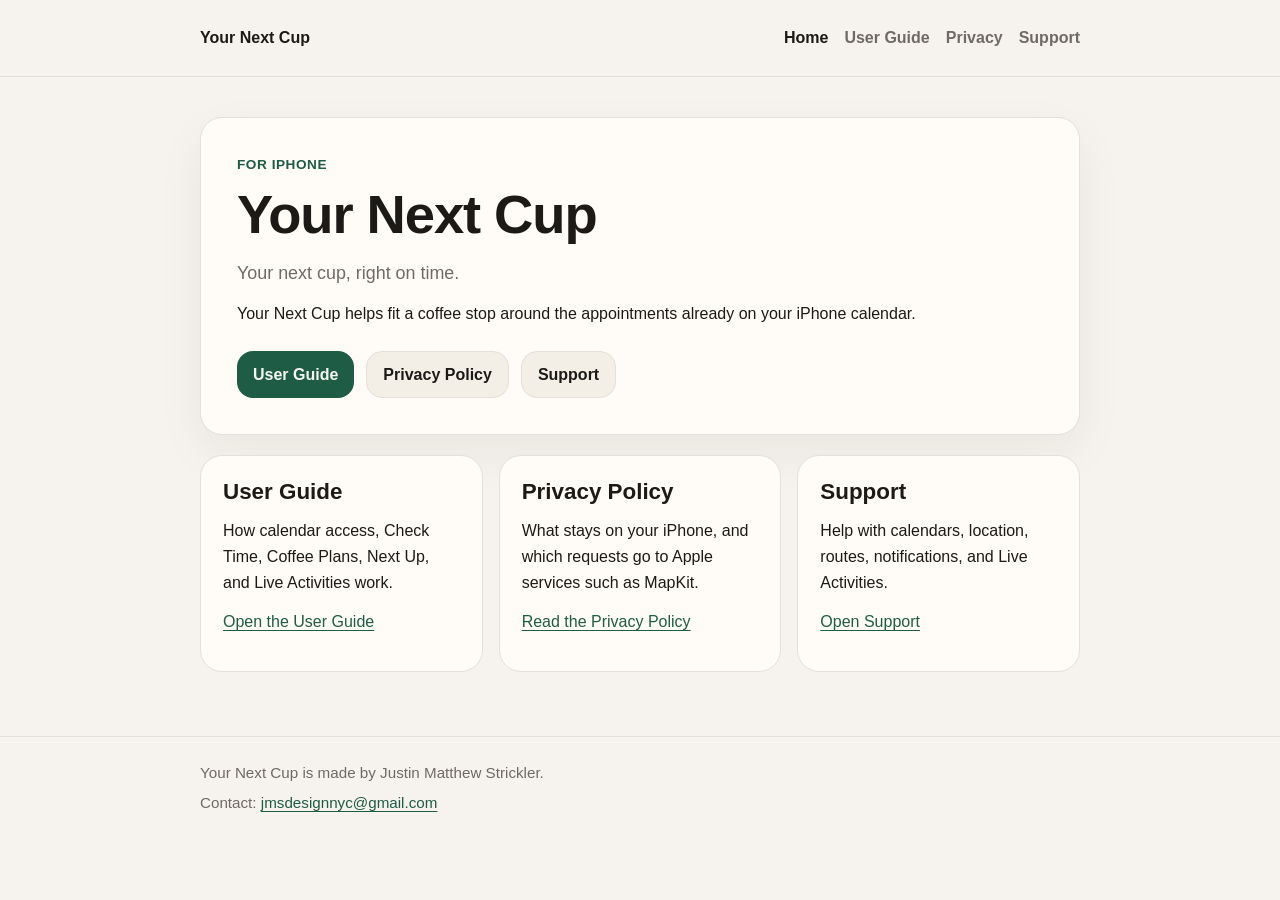
<file: index.html>
<!doctype html>
<html lang="en">
  <head>
    <meta charset="utf-8">
    <meta name="viewport" content="width=device-width, initial-scale=1">
    <title>Your Next Cup</title>
    <meta name="description" content="Your Next Cup helps fit a coffee stop around the appointments already on your iPhone calendar.">
    <meta property="og:title" content="Your Next Cup">
    <meta property="og:description" content="Your next cup, right on time.">
    <meta property="og:type" content="website">
    <meta property="og:url" content="https://jstrick428.github.io/your-next-cup/">
    <link rel="canonical" href="https://jstrick428.github.io/your-next-cup/">
    <link rel="stylesheet" href="assets/styles.css">
  </head>
  <body>
    <a class="skip" href="#content">Skip to content</a>
    <header class="site-header">
      <nav class="nav" aria-label="Primary">
        <a class="brand" href="./">Your Next Cup</a>
        <div class="nav-links">
          <a href="./" aria-current="page">Home</a>
          <a href="guide/">User Guide</a>
          <a href="privacy/">Privacy</a>
          <a href="support/">Support</a>
        </div>
      </nav>
    </header>

    <main id="content">
      <section class="hero">
        <p class="eyebrow">For iPhone</p>
        <h1>Your Next Cup</h1>
        <p class="lede">Your next cup, right on time.</p>
        <p>Your Next Cup helps fit a coffee stop around the appointments already on your iPhone calendar.</p>
        <div class="actions">
          <a class="button" href="guide/">User Guide</a>
          <a class="button secondary" href="privacy/">Privacy Policy</a>
          <a class="button secondary" href="support/">Support</a>
        </div>
      </section>

      <section class="grid" aria-label="Site pages">
        <article class="card">
          <h2>User Guide</h2>
          <p>How calendar access, Check Time, Coffee Plans, Next Up, and Live Activities work.</p>
          <p><a href="guide/">Open the User Guide</a></p>
        </article>
        <article class="card">
          <h2>Privacy Policy</h2>
          <p>What stays on your iPhone, and which requests go to Apple services such as MapKit.</p>
          <p><a href="privacy/">Read the Privacy Policy</a></p>
        </article>
        <article class="card">
          <h2>Support</h2>
          <p>Help with calendars, location, routes, notifications, and Live Activities.</p>
          <p><a href="support/">Open Support</a></p>
        </article>
      </section>
    </main>

    <footer class="site-footer">
      <div class="footer-inner">
        <p>Your Next Cup is made by Justin Matthew Strickler.</p>
        <p>Contact: <a href="mailto:jmsdesignnyc@gmail.com">jmsdesignnyc@gmail.com</a></p>
      </div>
    </footer>
  </body>
</html>
</file>
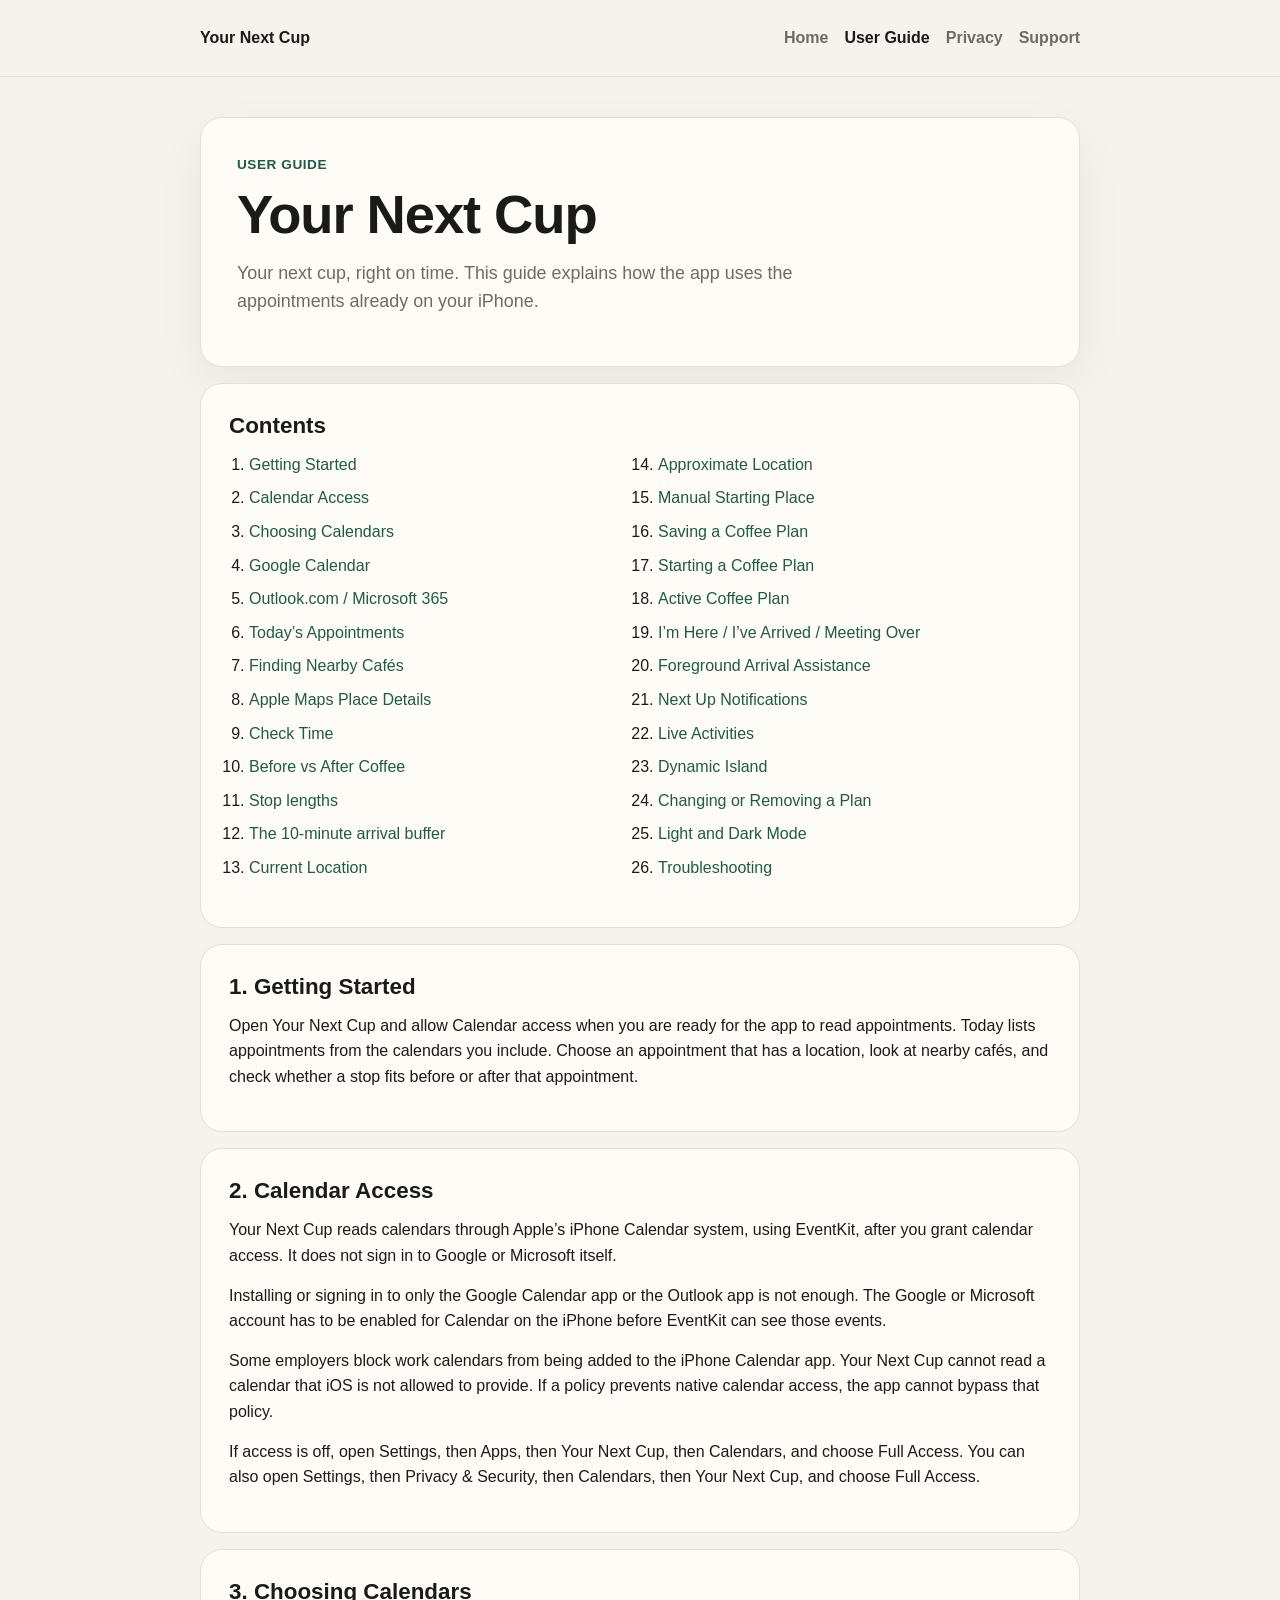
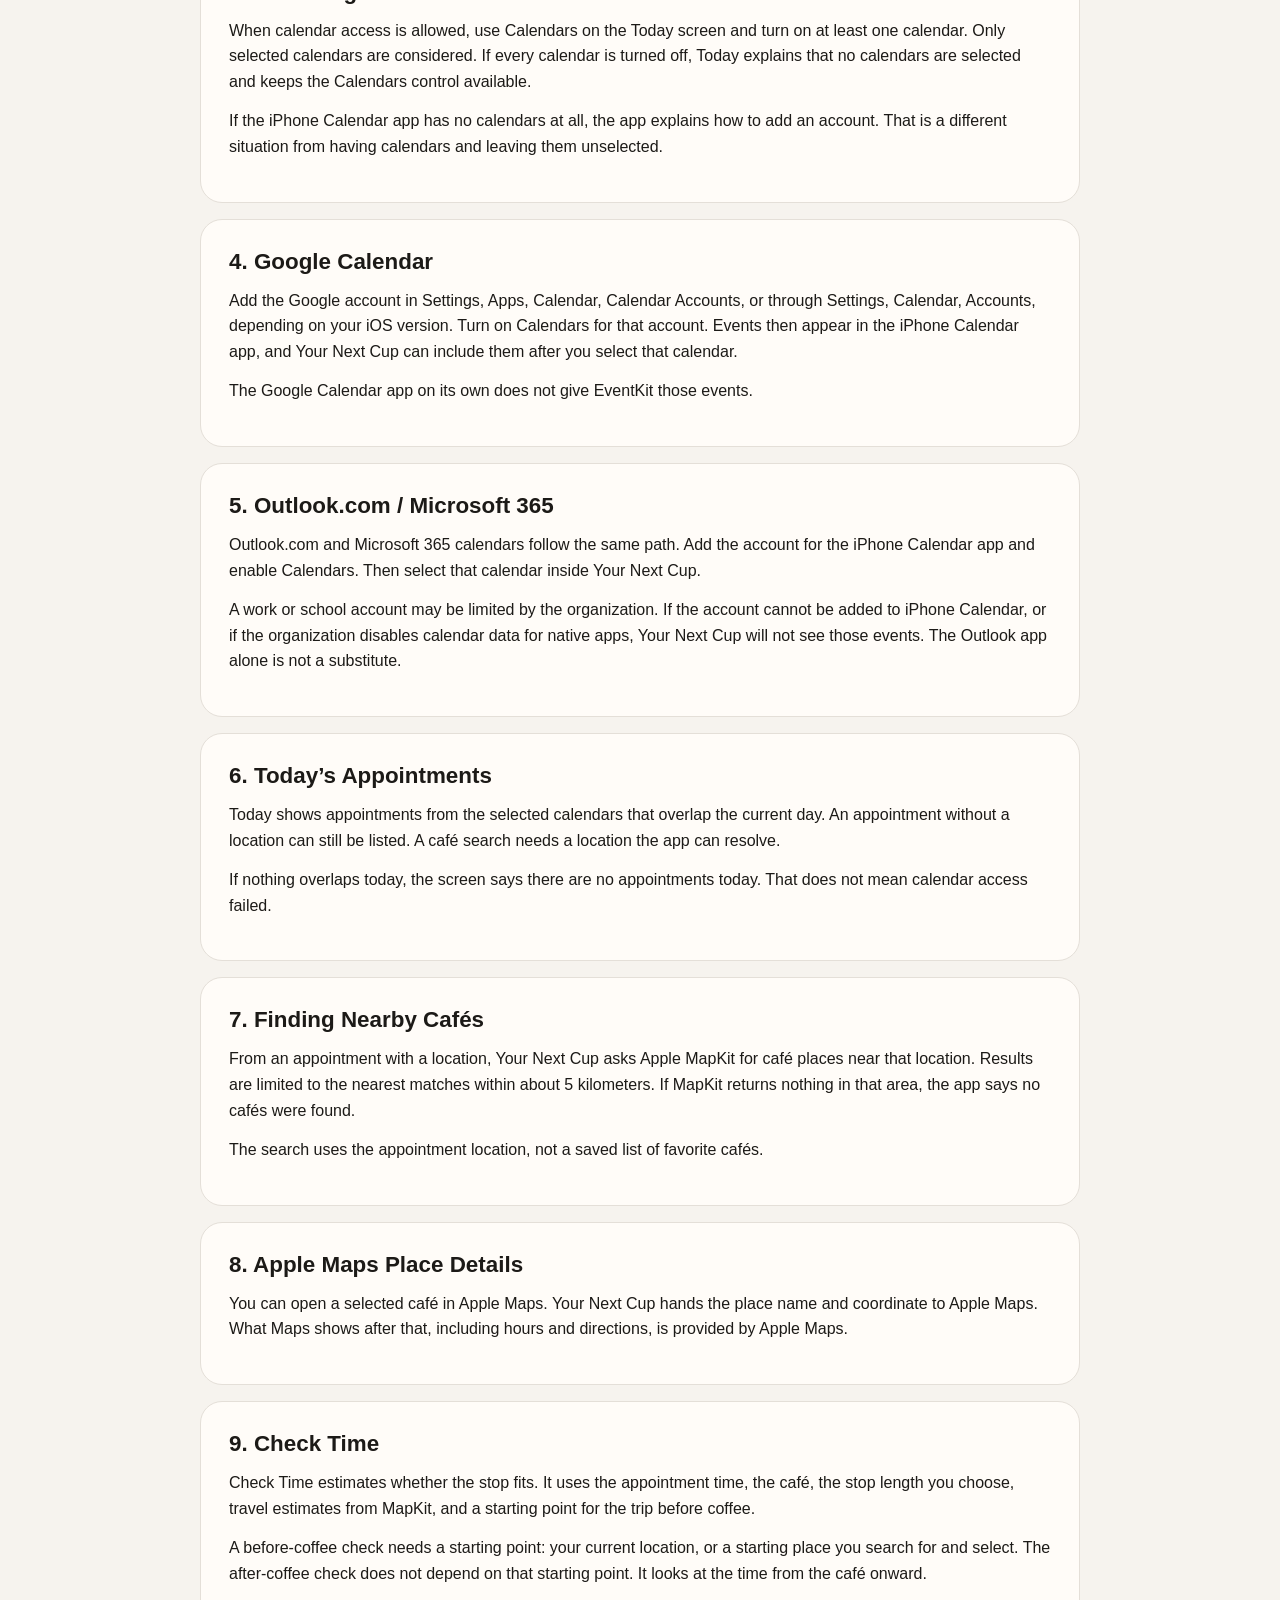
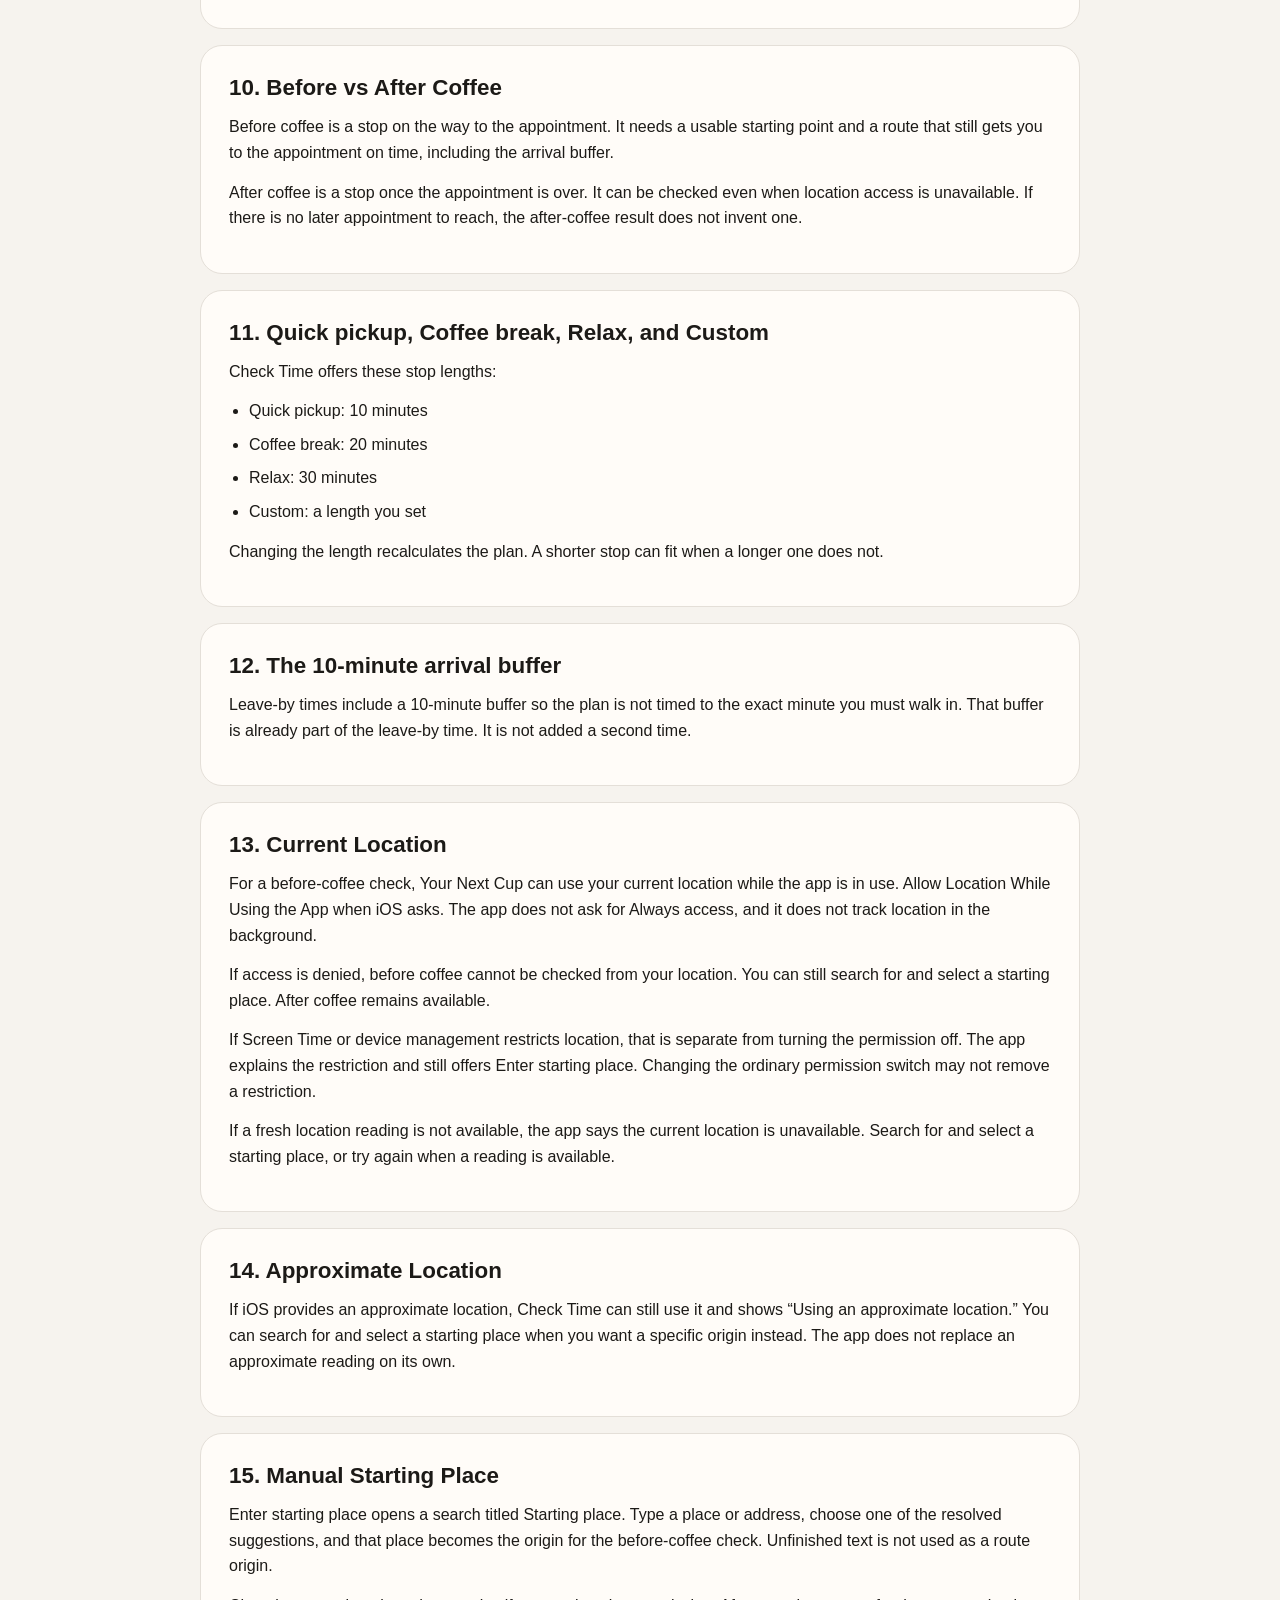
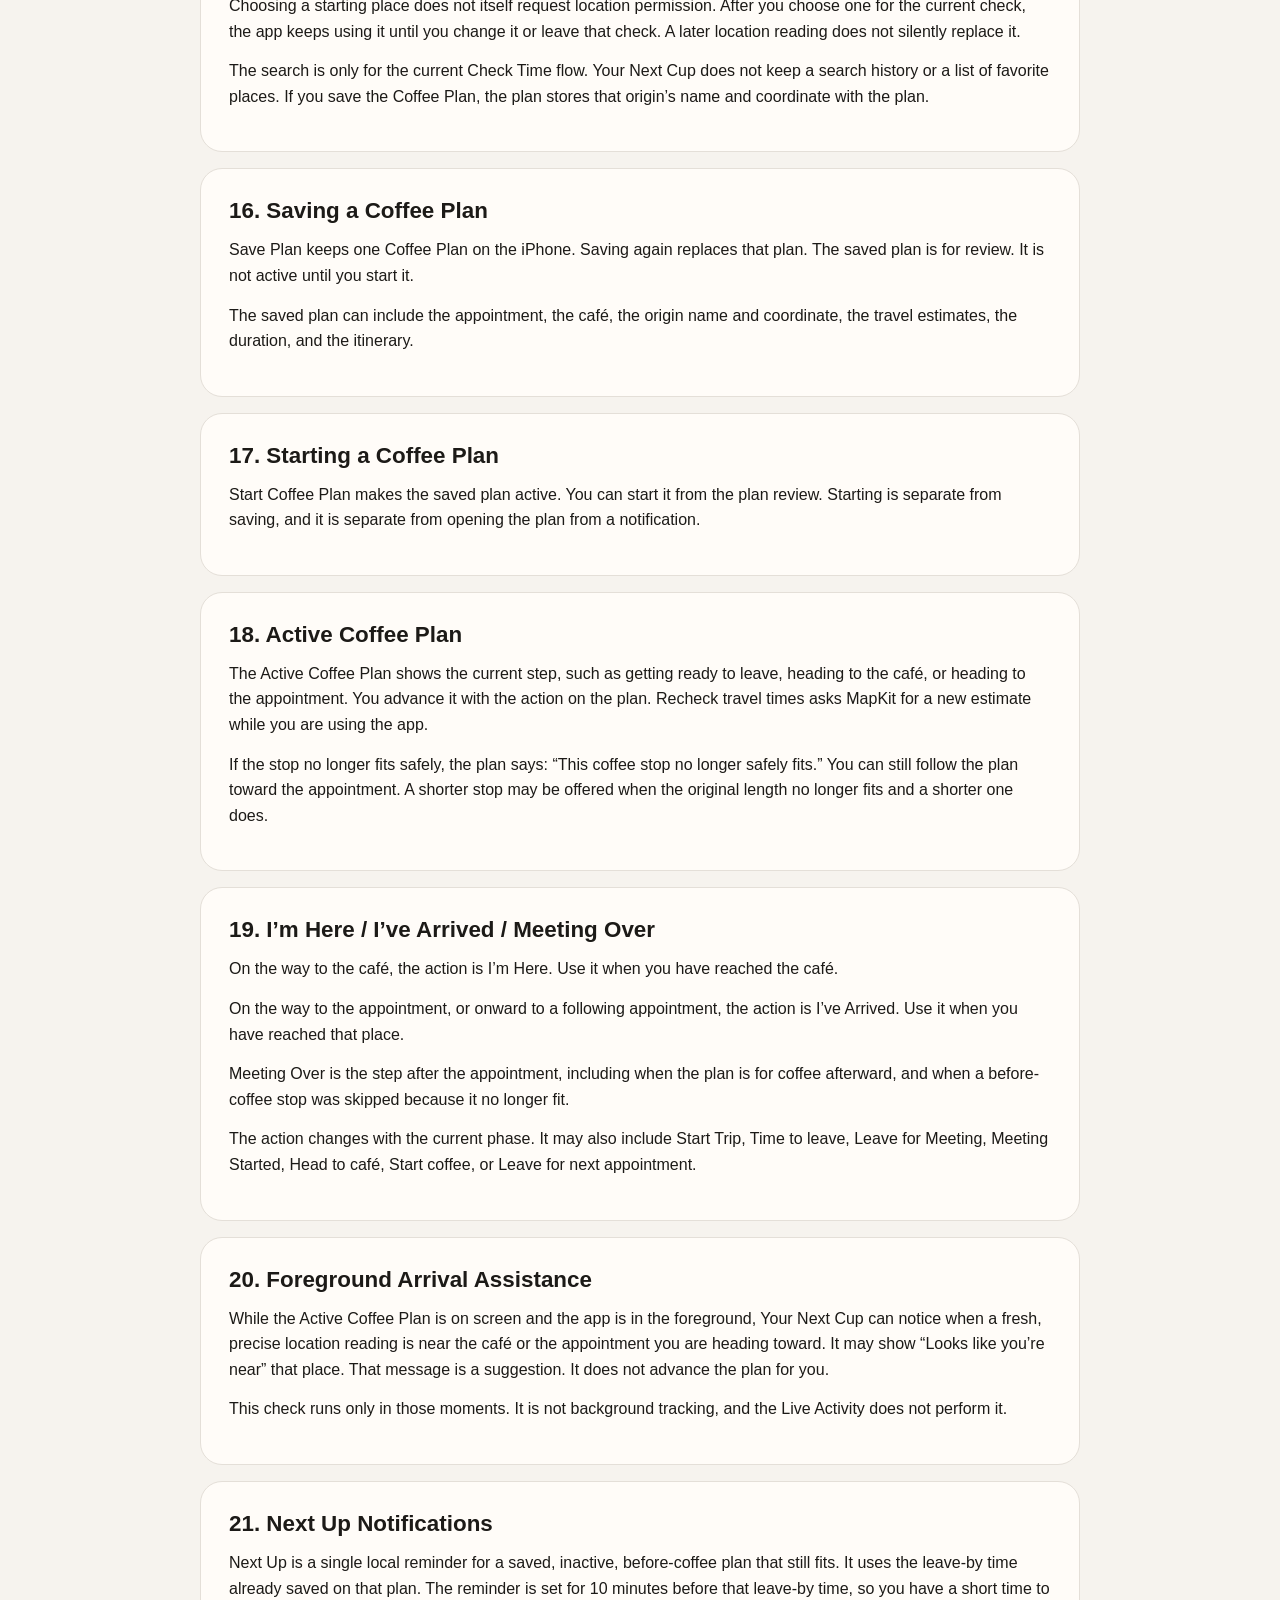
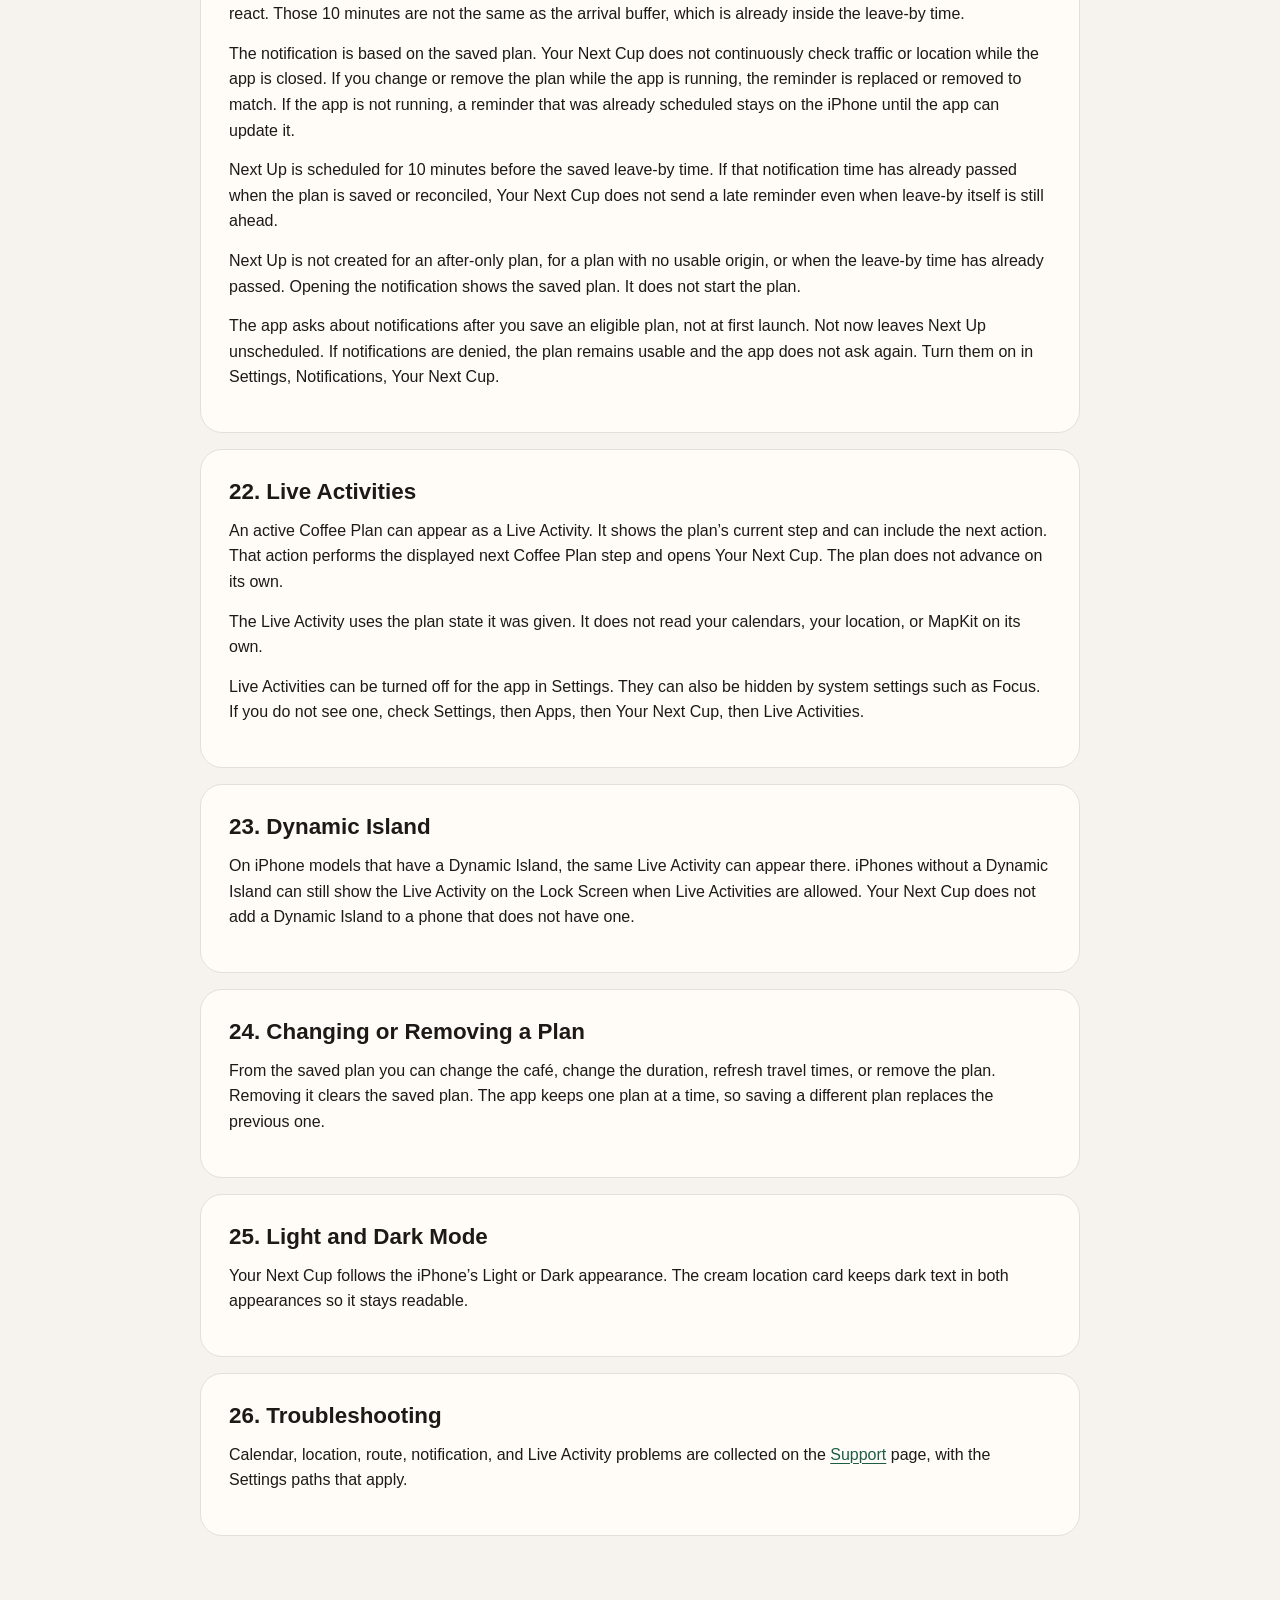
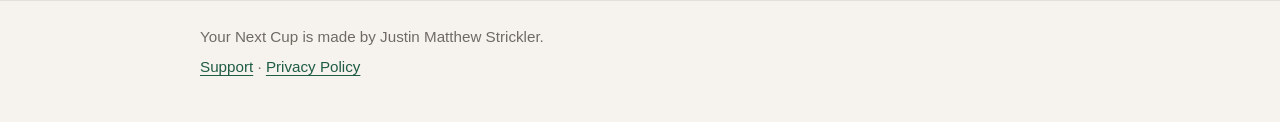
<file: guide/index.html>
<!doctype html>
<html lang="en">
  <head>
    <meta charset="utf-8">
    <meta name="viewport" content="width=device-width, initial-scale=1">
    <title>User Guide | Your Next Cup</title>
    <meta name="description" content="User Guide for Your Next Cup: calendars, Check Time, Coffee Plans, location, Next Up, and Live Activities.">
    <meta property="og:title" content="User Guide | Your Next Cup">
    <meta property="og:description" content="How to use Your Next Cup with the calendars already on your iPhone.">
    <meta property="og:type" content="article">
    <meta property="og:url" content="https://jstrick428.github.io/your-next-cup/guide/">
    <link rel="canonical" href="https://jstrick428.github.io/your-next-cup/guide/">
    <link rel="stylesheet" href="../assets/styles.css">
  </head>
  <body>
    <a class="skip" href="#content">Skip to content</a>
    <header class="site-header">
      <nav class="nav" aria-label="Primary">
        <a class="brand" href="../">Your Next Cup</a>
        <div class="nav-links">
          <a href="../">Home</a>
          <a href="./" aria-current="page">User Guide</a>
          <a href="../privacy/">Privacy</a>
          <a href="../support/">Support</a>
        </div>
      </nav>
    </header>

    <main id="content">
      <section class="hero">
        <p class="eyebrow">User Guide</p>
        <h1>Your Next Cup</h1>
        <p class="lede">Your next cup, right on time. This guide explains how the app uses the appointments already on your iPhone.</p>
      </section>

      <section class="section">
        <h2>Contents</h2>
        <ol class="toc">
          <li><a href="#getting-started">Getting Started</a></li>
          <li><a href="#calendar-access">Calendar Access</a></li>
          <li><a href="#choosing-calendars">Choosing Calendars</a></li>
          <li><a href="#google-calendar">Google Calendar</a></li>
          <li><a href="#outlook">Outlook.com / Microsoft 365</a></li>
          <li><a href="#todays-appointments">Today’s Appointments</a></li>
          <li><a href="#nearby-cafes">Finding Nearby Cafés</a></li>
          <li><a href="#apple-maps">Apple Maps Place Details</a></li>
          <li><a href="#check-time">Check Time</a></li>
          <li><a href="#before-after">Before vs After Coffee</a></li>
          <li><a href="#durations">Stop lengths</a></li>
          <li><a href="#arrival-buffer">The 10-minute arrival buffer</a></li>
          <li><a href="#current-location">Current Location</a></li>
          <li><a href="#approximate-location">Approximate Location</a></li>
          <li><a href="#manual-starting-place">Manual Starting Place</a></li>
          <li><a href="#saving">Saving a Coffee Plan</a></li>
          <li><a href="#starting">Starting a Coffee Plan</a></li>
          <li><a href="#active">Active Coffee Plan</a></li>
          <li><a href="#lifecycle-actions">I’m Here / I’ve Arrived / Meeting Over</a></li>
          <li><a href="#arrival-assistance">Foreground Arrival Assistance</a></li>
          <li><a href="#next-up">Next Up Notifications</a></li>
          <li><a href="#live-activities">Live Activities</a></li>
          <li><a href="#dynamic-island">Dynamic Island</a></li>
          <li><a href="#changing">Changing or Removing a Plan</a></li>
          <li><a href="#appearance">Light and Dark Mode</a></li>
          <li><a href="#troubleshooting">Troubleshooting</a></li>
        </ol>
      </section>

      <section class="section" id="getting-started">
        <h2>1. Getting Started</h2>
        <p>Open Your Next Cup and allow Calendar access when you are ready for the app to read appointments. Today lists appointments from the calendars you include. Choose an appointment that has a location, look at nearby cafés, and check whether a stop fits before or after that appointment.</p>
      </section>

      <section class="section" id="calendar-access">
        <h2>2. Calendar Access</h2>
        <p>Your Next Cup reads calendars through Apple’s iPhone Calendar system, using EventKit, after you grant calendar access. It does not sign in to Google or Microsoft itself.</p>
        <p>Installing or signing in to only the Google Calendar app or the Outlook app is not enough. The Google or Microsoft account has to be enabled for Calendar on the iPhone before EventKit can see those events.</p>
        <p>Some employers block work calendars from being added to the iPhone Calendar app. Your Next Cup cannot read a calendar that iOS is not allowed to provide. If a policy prevents native calendar access, the app cannot bypass that policy.</p>
        <p>If access is off, open Settings, then Apps, then Your Next Cup, then Calendars, and choose Full Access. You can also open Settings, then Privacy &amp; Security, then Calendars, then Your Next Cup, and choose Full Access.</p>
      </section>

      <section class="section" id="choosing-calendars">
        <h2>3. Choosing Calendars</h2>
        <p>When calendar access is allowed, use Calendars on the Today screen and turn on at least one calendar. Only selected calendars are considered. If every calendar is turned off, Today explains that no calendars are selected and keeps the Calendars control available.</p>
        <p>If the iPhone Calendar app has no calendars at all, the app explains how to add an account. That is a different situation from having calendars and leaving them unselected.</p>
      </section>

      <section class="section" id="google-calendar">
        <h2>4. Google Calendar</h2>
        <p>Add the Google account in Settings, Apps, Calendar, Calendar Accounts, or through Settings, Calendar, Accounts, depending on your iOS version. Turn on Calendars for that account. Events then appear in the iPhone Calendar app, and Your Next Cup can include them after you select that calendar.</p>
        <p>The Google Calendar app on its own does not give EventKit those events.</p>
      </section>

      <section class="section" id="outlook">
        <h2>5. Outlook.com / Microsoft 365</h2>
        <p>Outlook.com and Microsoft 365 calendars follow the same path. Add the account for the iPhone Calendar app and enable Calendars. Then select that calendar inside Your Next Cup.</p>
        <p>A work or school account may be limited by the organization. If the account cannot be added to iPhone Calendar, or if the organization disables calendar data for native apps, Your Next Cup will not see those events. The Outlook app alone is not a substitute.</p>
      </section>

      <section class="section" id="todays-appointments">
        <h2>6. Today’s Appointments</h2>
        <p>Today shows appointments from the selected calendars that overlap the current day. An appointment without a location can still be listed. A café search needs a location the app can resolve.</p>
        <p>If nothing overlaps today, the screen says there are no appointments today. That does not mean calendar access failed.</p>
      </section>

      <section class="section" id="nearby-cafes">
        <h2>7. Finding Nearby Cafés</h2>
        <p>From an appointment with a location, Your Next Cup asks Apple MapKit for café places near that location. Results are limited to the nearest matches within about 5 kilometers. If MapKit returns nothing in that area, the app says no cafés were found.</p>
        <p>The search uses the appointment location, not a saved list of favorite cafés.</p>
      </section>

      <section class="section" id="apple-maps">
        <h2>8. Apple Maps Place Details</h2>
        <p>You can open a selected café in Apple Maps. Your Next Cup hands the place name and coordinate to Apple Maps. What Maps shows after that, including hours and directions, is provided by Apple Maps.</p>
      </section>

      <section class="section" id="check-time">
        <h2>9. Check Time</h2>
        <p>Check Time estimates whether the stop fits. It uses the appointment time, the café, the stop length you choose, travel estimates from MapKit, and a starting point for the trip before coffee.</p>
        <p>A before-coffee check needs a starting point: your current location, or a starting place you search for and select. The after-coffee check does not depend on that starting point. It looks at the time from the café onward.</p>
      </section>

      <section class="section" id="before-after">
        <h2>10. Before vs After Coffee</h2>
        <p>Before coffee is a stop on the way to the appointment. It needs a usable starting point and a route that still gets you to the appointment on time, including the arrival buffer.</p>
        <p>After coffee is a stop once the appointment is over. It can be checked even when location access is unavailable. If there is no later appointment to reach, the after-coffee result does not invent one.</p>
      </section>

      <section class="section" id="durations">
        <h2>11. Quick pickup, Coffee break, Relax, and Custom</h2>
        <p>Check Time offers these stop lengths:</p>
        <ul>
          <li>Quick pickup: 10 minutes</li>
          <li>Coffee break: 20 minutes</li>
          <li>Relax: 30 minutes</li>
          <li>Custom: a length you set</li>
        </ul>
        <p>Changing the length recalculates the plan. A shorter stop can fit when a longer one does not.</p>
      </section>

      <section class="section" id="arrival-buffer">
        <h2>12. The 10-minute arrival buffer</h2>
        <p>Leave-by times include a 10-minute buffer so the plan is not timed to the exact minute you must walk in. That buffer is already part of the leave-by time. It is not added a second time.</p>
      </section>

      <section class="section" id="current-location">
        <h2>13. Current Location</h2>
        <p>For a before-coffee check, Your Next Cup can use your current location while the app is in use. Allow Location While Using the App when iOS asks. The app does not ask for Always access, and it does not track location in the background.</p>
        <p>If access is denied, before coffee cannot be checked from your location. You can still search for and select a starting place. After coffee remains available.</p>
        <p>If Screen Time or device management restricts location, that is separate from turning the permission off. The app explains the restriction and still offers Enter starting place. Changing the ordinary permission switch may not remove a restriction.</p>
        <p>If a fresh location reading is not available, the app says the current location is unavailable. Search for and select a starting place, or try again when a reading is available.</p>
      </section>

      <section class="section" id="approximate-location">
        <h2>14. Approximate Location</h2>
        <p>If iOS provides an approximate location, Check Time can still use it and shows “Using an approximate location.” You can search for and select a starting place when you want a specific origin instead. The app does not replace an approximate reading on its own.</p>
      </section>

      <section class="section" id="manual-starting-place">
        <h2>15. Manual Starting Place</h2>
        <p>Enter starting place opens a search titled Starting place. Type a place or address, choose one of the resolved suggestions, and that place becomes the origin for the before-coffee check. Unfinished text is not used as a route origin.</p>
        <p>Choosing a starting place does not itself request location permission. After you choose one for the current check, the app keeps using it until you change it or leave that check. A later location reading does not silently replace it.</p>
        <p>The search is only for the current Check Time flow. Your Next Cup does not keep a search history or a list of favorite places. If you save the Coffee Plan, the plan stores that origin’s name and coordinate with the plan.</p>
      </section>

      <section class="section" id="saving">
        <h2>16. Saving a Coffee Plan</h2>
        <p>Save Plan keeps one Coffee Plan on the iPhone. Saving again replaces that plan. The saved plan is for review. It is not active until you start it.</p>
        <p>The saved plan can include the appointment, the café, the origin name and coordinate, the travel estimates, the duration, and the itinerary.</p>
      </section>

      <section class="section" id="starting">
        <h2>17. Starting a Coffee Plan</h2>
        <p>Start Coffee Plan makes the saved plan active. You can start it from the plan review. Starting is separate from saving, and it is separate from opening the plan from a notification.</p>
      </section>

      <section class="section" id="active">
        <h2>18. Active Coffee Plan</h2>
        <p>The Active Coffee Plan shows the current step, such as getting ready to leave, heading to the café, or heading to the appointment. You advance it with the action on the plan. Recheck travel times asks MapKit for a new estimate while you are using the app.</p>
        <p>If the stop no longer fits safely, the plan says: “This coffee stop no longer safely fits.” You can still follow the plan toward the appointment. A shorter stop may be offered when the original length no longer fits and a shorter one does.</p>
      </section>

      <section class="section" id="lifecycle-actions">
        <h2>19. I’m Here / I’ve Arrived / Meeting Over</h2>
        <p>On the way to the café, the action is I’m Here. Use it when you have reached the café.</p>
        <p>On the way to the appointment, or onward to a following appointment, the action is I’ve Arrived. Use it when you have reached that place.</p>
        <p>Meeting Over is the step after the appointment, including when the plan is for coffee afterward, and when a before-coffee stop was skipped because it no longer fit.</p>
        <p>The action changes with the current phase. It may also include Start Trip, Time to leave, Leave for Meeting, Meeting Started, Head to café, Start coffee, or Leave for next appointment.</p>
      </section>

      <section class="section" id="arrival-assistance">
        <h2>20. Foreground Arrival Assistance</h2>
        <p>While the Active Coffee Plan is on screen and the app is in the foreground, Your Next Cup can notice when a fresh, precise location reading is near the café or the appointment you are heading toward. It may show “Looks like you’re near” that place. That message is a suggestion. It does not advance the plan for you.</p>
        <p>This check runs only in those moments. It is not background tracking, and the Live Activity does not perform it.</p>
      </section>

      <section class="section" id="next-up">
        <h2>21. Next Up Notifications</h2>
        <p>Next Up is a single local reminder for a saved, inactive, before-coffee plan that still fits. It uses the leave-by time already saved on that plan. The reminder is set for 10 minutes before that leave-by time, so you have a short time to react. Those 10 minutes are not the same as the arrival buffer, which is already inside the leave-by time.</p>
        <p>The notification is based on the saved plan. Your Next Cup does not continuously check traffic or location while the app is closed. If you change or remove the plan while the app is running, the reminder is replaced or removed to match. If the app is not running, a reminder that was already scheduled stays on the iPhone until the app can update it.</p>
        <p>Next Up is scheduled for 10 minutes before the saved leave-by time. If that notification time has already passed when the plan is saved or reconciled, Your Next Cup does not send a late reminder even when leave-by itself is still ahead.</p>
        <p>Next Up is not created for an after-only plan, for a plan with no usable origin, or when the leave-by time has already passed. Opening the notification shows the saved plan. It does not start the plan.</p>
        <p>The app asks about notifications after you save an eligible plan, not at first launch. Not now leaves Next Up unscheduled. If notifications are denied, the plan remains usable and the app does not ask again. Turn them on in Settings, Notifications, Your Next Cup.</p>
      </section>

      <section class="section" id="live-activities">
        <h2>22. Live Activities</h2>
        <p>An active Coffee Plan can appear as a Live Activity. It shows the plan’s current step and can include the next action. That action performs the displayed next Coffee Plan step and opens Your Next Cup. The plan does not advance on its own.</p>
        <p>The Live Activity uses the plan state it was given. It does not read your calendars, your location, or MapKit on its own.</p>
        <p>Live Activities can be turned off for the app in Settings. They can also be hidden by system settings such as Focus. If you do not see one, check Settings, then Apps, then Your Next Cup, then Live Activities.</p>
      </section>

      <section class="section" id="dynamic-island">
        <h2>23. Dynamic Island</h2>
        <p>On iPhone models that have a Dynamic Island, the same Live Activity can appear there. iPhones without a Dynamic Island can still show the Live Activity on the Lock Screen when Live Activities are allowed. Your Next Cup does not add a Dynamic Island to a phone that does not have one.</p>
      </section>

      <section class="section" id="changing">
        <h2>24. Changing or Removing a Plan</h2>
        <p>From the saved plan you can change the café, change the duration, refresh travel times, or remove the plan. Removing it clears the saved plan. The app keeps one plan at a time, so saving a different plan replaces the previous one.</p>
      </section>

      <section class="section" id="appearance">
        <h2>25. Light and Dark Mode</h2>
        <p>Your Next Cup follows the iPhone’s Light or Dark appearance. The cream location card keeps dark text in both appearances so it stays readable.</p>
      </section>

      <section class="section" id="troubleshooting">
        <h2>26. Troubleshooting</h2>
        <p>Calendar, location, route, notification, and Live Activity problems are collected on the <a href="../support/">Support</a> page, with the Settings paths that apply.</p>
      </section>
    </main>

    <footer class="site-footer">
      <div class="footer-inner">
        <p>Your Next Cup is made by Justin Matthew Strickler.</p>
        <p><a href="../support/">Support</a> · <a href="../privacy/">Privacy Policy</a></p>
      </div>
    </footer>
  </body>
</html>
</file>
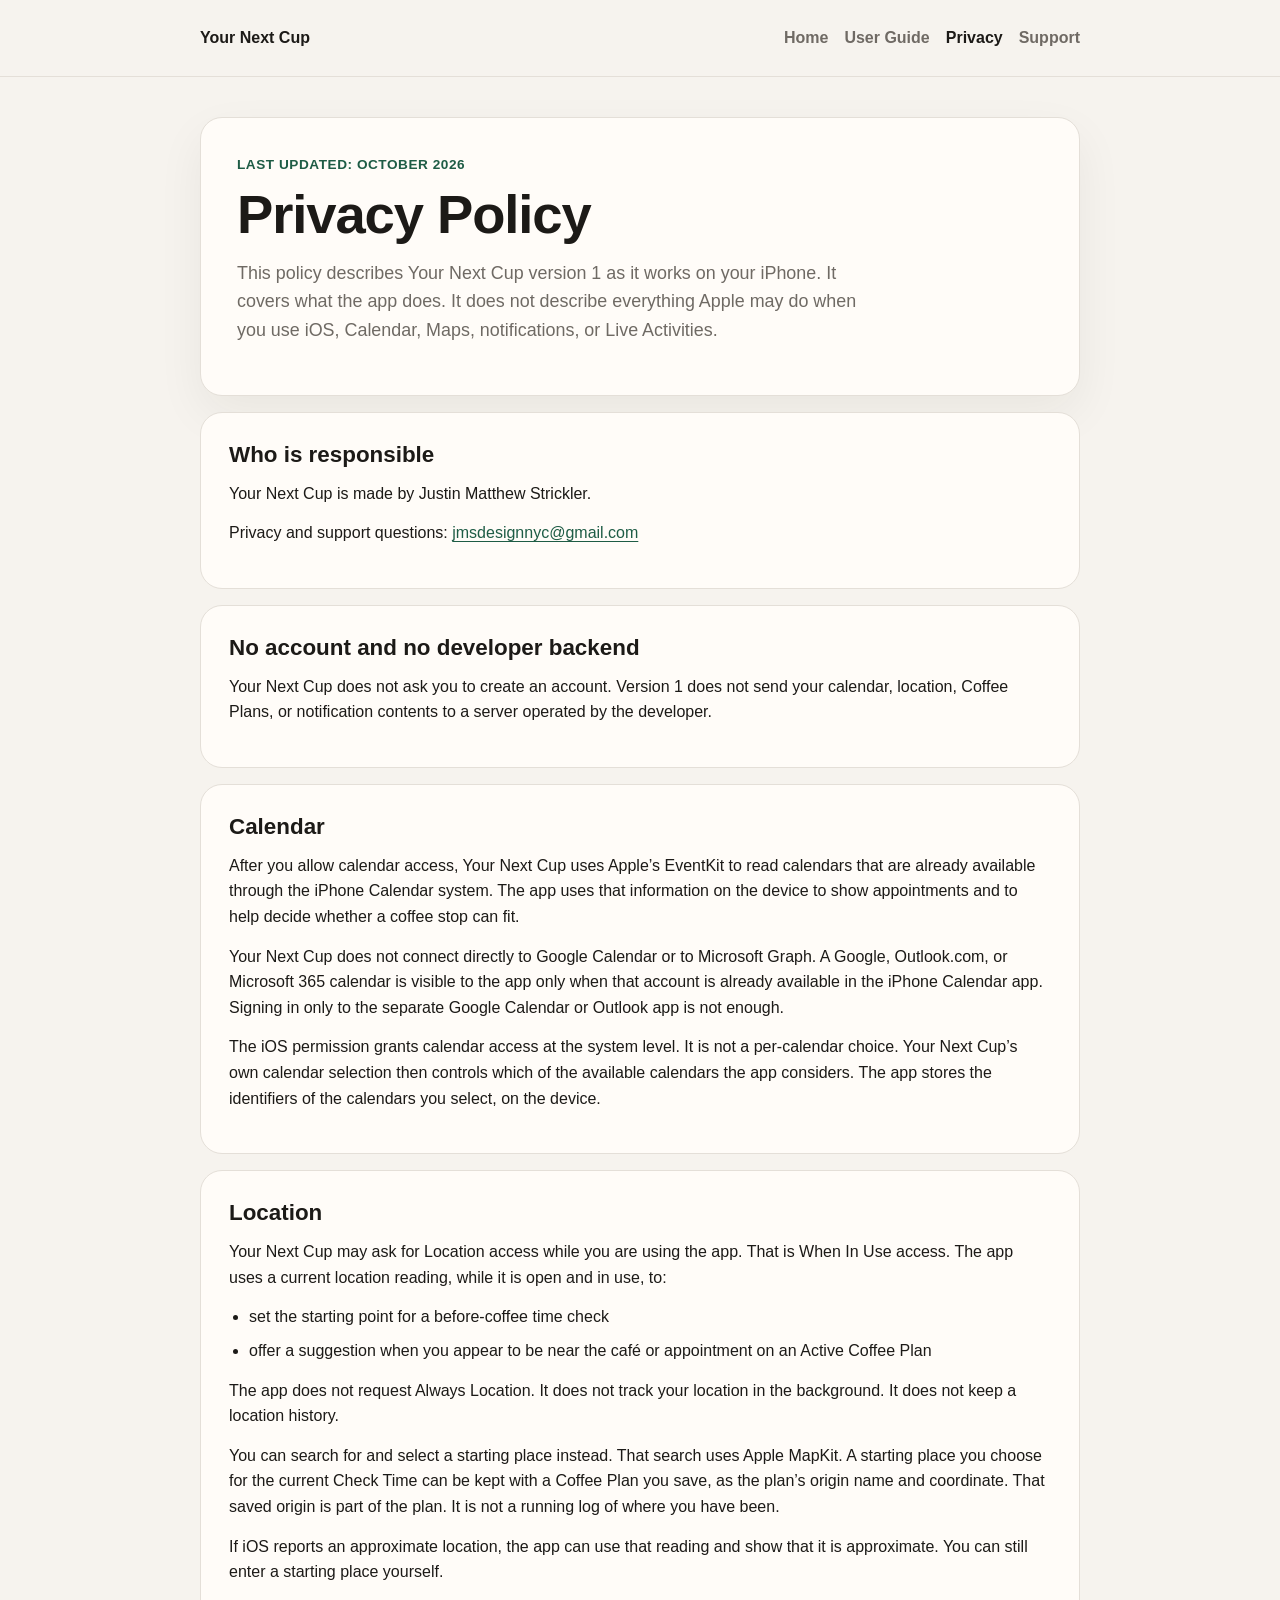
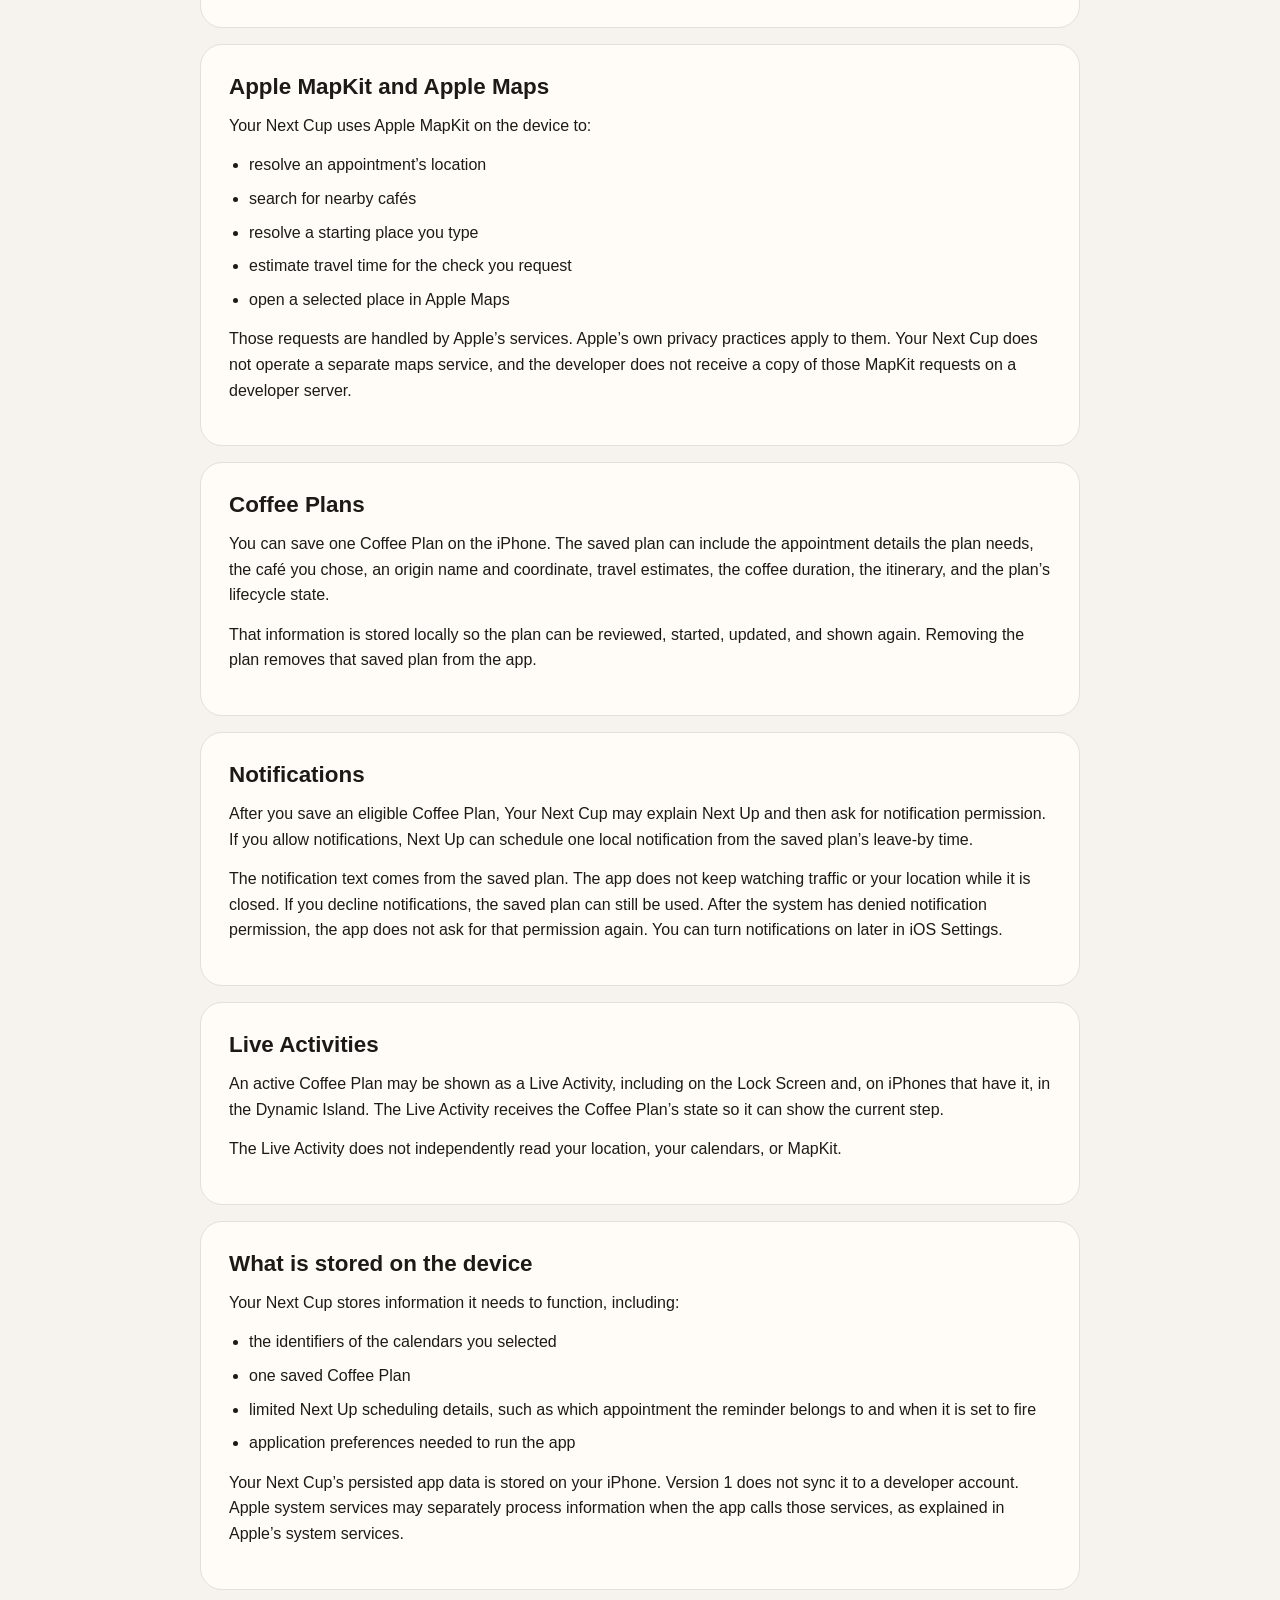
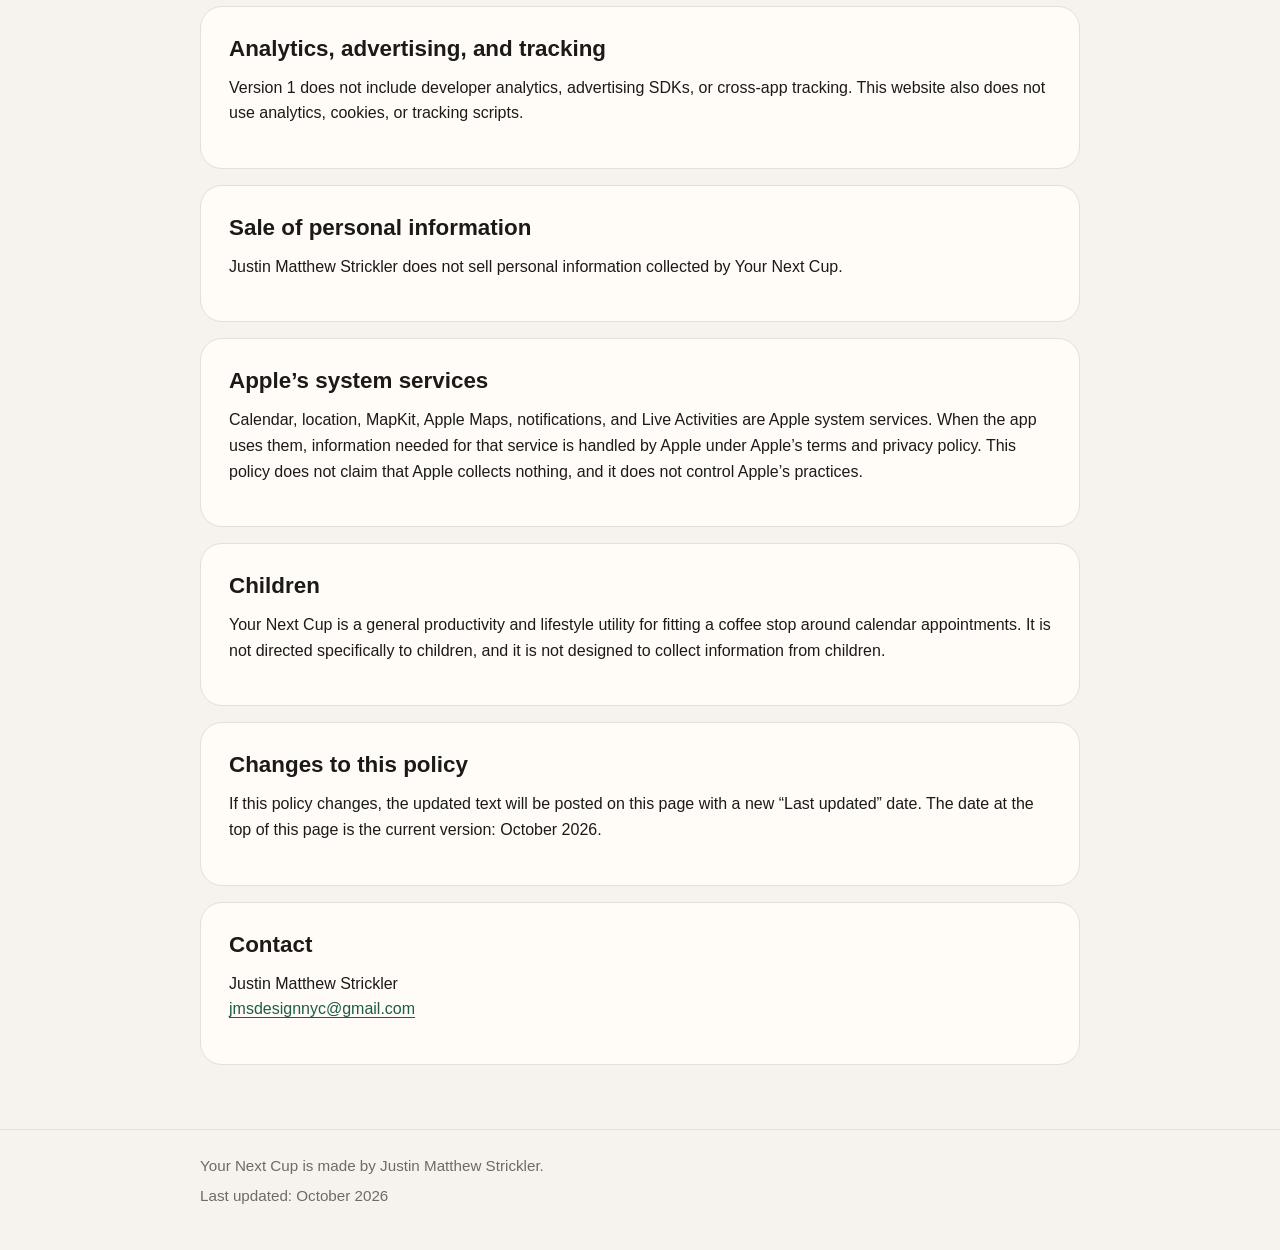
<file: privacy/index.html>
<!doctype html>
<html lang="en">
  <head>
    <meta charset="utf-8">
    <meta name="viewport" content="width=device-width, initial-scale=1">
    <title>Privacy Policy | Your Next Cup</title>
    <meta name="description" content="Privacy Policy for Your Next Cup. Calendar, location, MapKit, Coffee Plans, and notifications stay within the V1 app architecture.">
    <meta property="og:title" content="Privacy Policy | Your Next Cup">
    <meta property="og:description" content="How Your Next Cup uses calendar, location, MapKit, and local storage on your iPhone.">
    <meta property="og:type" content="article">
    <meta property="og:url" content="https://jstrick428.github.io/your-next-cup/privacy/">
    <link rel="canonical" href="https://jstrick428.github.io/your-next-cup/privacy/">
    <link rel="stylesheet" href="../assets/styles.css">
  </head>
  <body>
    <a class="skip" href="#content">Skip to content</a>
    <header class="site-header">
      <nav class="nav" aria-label="Primary">
        <a class="brand" href="../">Your Next Cup</a>
        <div class="nav-links">
          <a href="../">Home</a>
          <a href="../guide/">User Guide</a>
          <a href="./" aria-current="page">Privacy</a>
          <a href="../support/">Support</a>
        </div>
      </nav>
    </header>

    <main id="content">
      <section class="hero">
        <p class="eyebrow">Last updated: October 2026</p>
        <h1>Privacy Policy</h1>
        <p class="lede">This policy describes Your Next Cup version 1 as it works on your iPhone. It covers what the app does. It does not describe everything Apple may do when you use iOS, Calendar, Maps, notifications, or Live Activities.</p>
      </section>

      <section class="section">
        <h2>Who is responsible</h2>
        <p>Your Next Cup is made by Justin Matthew Strickler.</p>
        <p>Privacy and support questions: <a href="mailto:jmsdesignnyc@gmail.com">jmsdesignnyc@gmail.com</a></p>
      </section>

      <section class="section">
        <h2>No account and no developer backend</h2>
        <p>Your Next Cup does not ask you to create an account. Version 1 does not send your calendar, location, Coffee Plans, or notification contents to a server operated by the developer.</p>
      </section>

      <section class="section">
        <h2>Calendar</h2>
        <p>After you allow calendar access, Your Next Cup uses Apple’s EventKit to read calendars that are already available through the iPhone Calendar system. The app uses that information on the device to show appointments and to help decide whether a coffee stop can fit.</p>
        <p>Your Next Cup does not connect directly to Google Calendar or to Microsoft Graph. A Google, Outlook.com, or Microsoft 365 calendar is visible to the app only when that account is already available in the iPhone Calendar app. Signing in only to the separate Google Calendar or Outlook app is not enough.</p>
        <p>The iOS permission grants calendar access at the system level. It is not a per-calendar choice. Your Next Cup’s own calendar selection then controls which of the available calendars the app considers. The app stores the identifiers of the calendars you select, on the device.</p>
      </section>

      <section class="section">
        <h2>Location</h2>
        <p>Your Next Cup may ask for Location access while you are using the app. That is When In Use access. The app uses a current location reading, while it is open and in use, to:</p>
        <ul>
          <li>set the starting point for a before-coffee time check</li>
          <li>offer a suggestion when you appear to be near the café or appointment on an Active Coffee Plan</li>
        </ul>
        <p>The app does not request Always Location. It does not track your location in the background. It does not keep a location history.</p>
        <p>You can search for and select a starting place instead. That search uses Apple MapKit. A starting place you choose for the current Check Time can be kept with a Coffee Plan you save, as the plan’s origin name and coordinate. That saved origin is part of the plan. It is not a running log of where you have been.</p>
        <p>If iOS reports an approximate location, the app can use that reading and show that it is approximate. You can still enter a starting place yourself.</p>
      </section>

      <section class="section">
        <h2>Apple MapKit and Apple Maps</h2>
        <p>Your Next Cup uses Apple MapKit on the device to:</p>
        <ul>
          <li>resolve an appointment’s location</li>
          <li>search for nearby cafés</li>
          <li>resolve a starting place you type</li>
          <li>estimate travel time for the check you request</li>
          <li>open a selected place in Apple Maps</li>
        </ul>
        <p>Those requests are handled by Apple’s services. Apple’s own privacy practices apply to them. Your Next Cup does not operate a separate maps service, and the developer does not receive a copy of those MapKit requests on a developer server.</p>
      </section>

      <section class="section">
        <h2>Coffee Plans</h2>
        <p>You can save one Coffee Plan on the iPhone. The saved plan can include the appointment details the plan needs, the café you chose, an origin name and coordinate, travel estimates, the coffee duration, the itinerary, and the plan’s lifecycle state.</p>
        <p>That information is stored locally so the plan can be reviewed, started, updated, and shown again. Removing the plan removes that saved plan from the app.</p>
      </section>

      <section class="section">
        <h2>Notifications</h2>
        <p>After you save an eligible Coffee Plan, Your Next Cup may explain Next Up and then ask for notification permission. If you allow notifications, Next Up can schedule one local notification from the saved plan’s leave-by time.</p>
        <p>The notification text comes from the saved plan. The app does not keep watching traffic or your location while it is closed. If you decline notifications, the saved plan can still be used. After the system has denied notification permission, the app does not ask for that permission again. You can turn notifications on later in iOS Settings.</p>
      </section>

      <section class="section">
        <h2>Live Activities</h2>
        <p>An active Coffee Plan may be shown as a Live Activity, including on the Lock Screen and, on iPhones that have it, in the Dynamic Island. The Live Activity receives the Coffee Plan’s state so it can show the current step.</p>
        <p>The Live Activity does not independently read your location, your calendars, or MapKit.</p>
      </section>

      <section class="section">
        <h2>What is stored on the device</h2>
        <p>Your Next Cup stores information it needs to function, including:</p>
        <ul>
          <li>the identifiers of the calendars you selected</li>
          <li>one saved Coffee Plan</li>
          <li>limited Next Up scheduling details, such as which appointment the reminder belongs to and when it is set to fire</li>
          <li>application preferences needed to run the app</li>
        </ul>
        <p>Your Next Cup’s persisted app data is stored on your iPhone. Version 1 does not sync it to a developer account. Apple system services may separately process information when the app calls those services, as explained in Apple’s system services.</p>
      </section>

      <section class="section">
        <h2>Analytics, advertising, and tracking</h2>
        <p>Version 1 does not include developer analytics, advertising SDKs, or cross-app tracking. This website also does not use analytics, cookies, or tracking scripts.</p>
      </section>

      <section class="section">
        <h2>Sale of personal information</h2>
        <p>Justin Matthew Strickler does not sell personal information collected by Your Next Cup.</p>
      </section>

      <section class="section">
        <h2>Apple’s system services</h2>
        <p>Calendar, location, MapKit, Apple Maps, notifications, and Live Activities are Apple system services. When the app uses them, information needed for that service is handled by Apple under Apple’s terms and privacy policy. This policy does not claim that Apple collects nothing, and it does not control Apple’s practices.</p>
      </section>

      <section class="section">
        <h2>Children</h2>
        <p>Your Next Cup is a general productivity and lifestyle utility for fitting a coffee stop around calendar appointments. It is not directed specifically to children, and it is not designed to collect information from children.</p>
      </section>

      <section class="section">
        <h2>Changes to this policy</h2>
        <p>If this policy changes, the updated text will be posted on this page with a new “Last updated” date. The date at the top of this page is the current version: October 2026.</p>
      </section>

      <section class="section">
        <h2>Contact</h2>
        <p>Justin Matthew Strickler<br>
        <a href="mailto:jmsdesignnyc@gmail.com">jmsdesignnyc@gmail.com</a></p>
      </section>
    </main>

    <footer class="site-footer">
      <div class="footer-inner">
        <p>Your Next Cup is made by Justin Matthew Strickler.</p>
        <p>Last updated: October 2026</p>
      </div>
    </footer>
  </body>
</html>
</file>
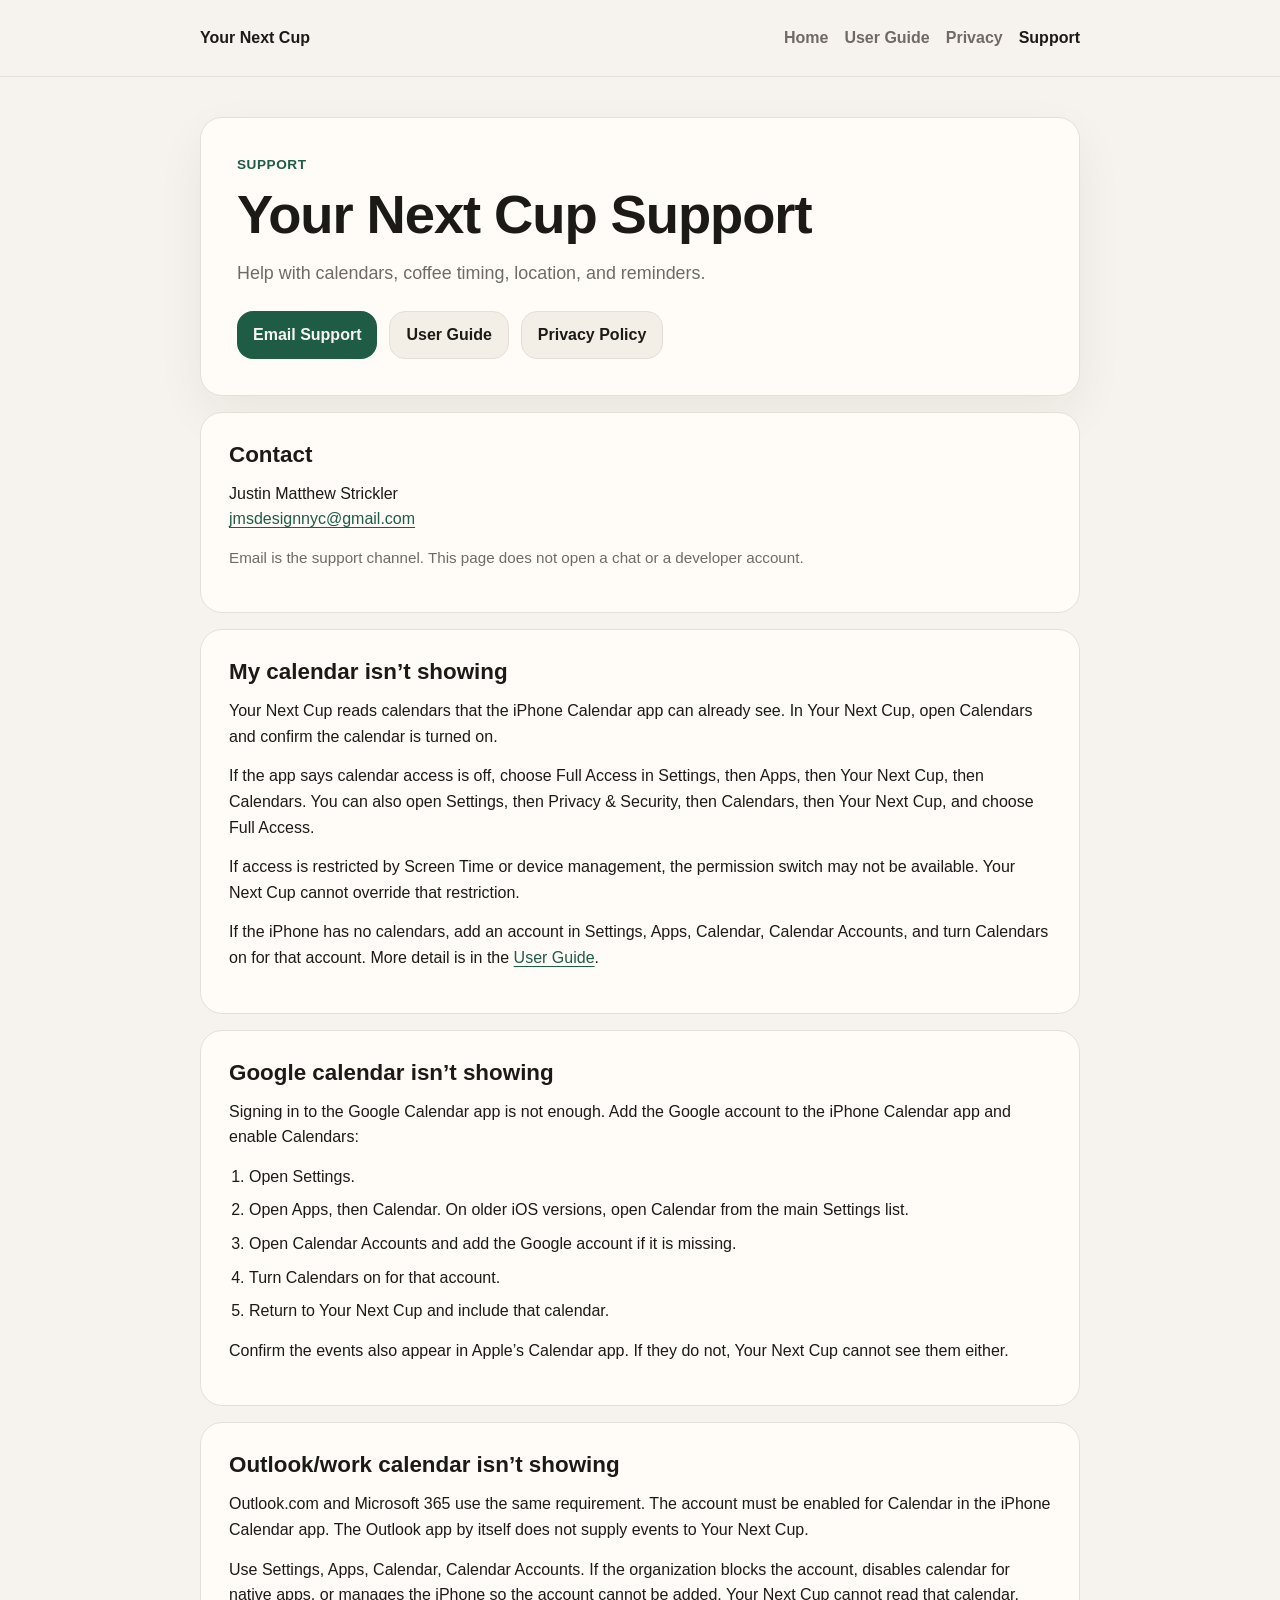
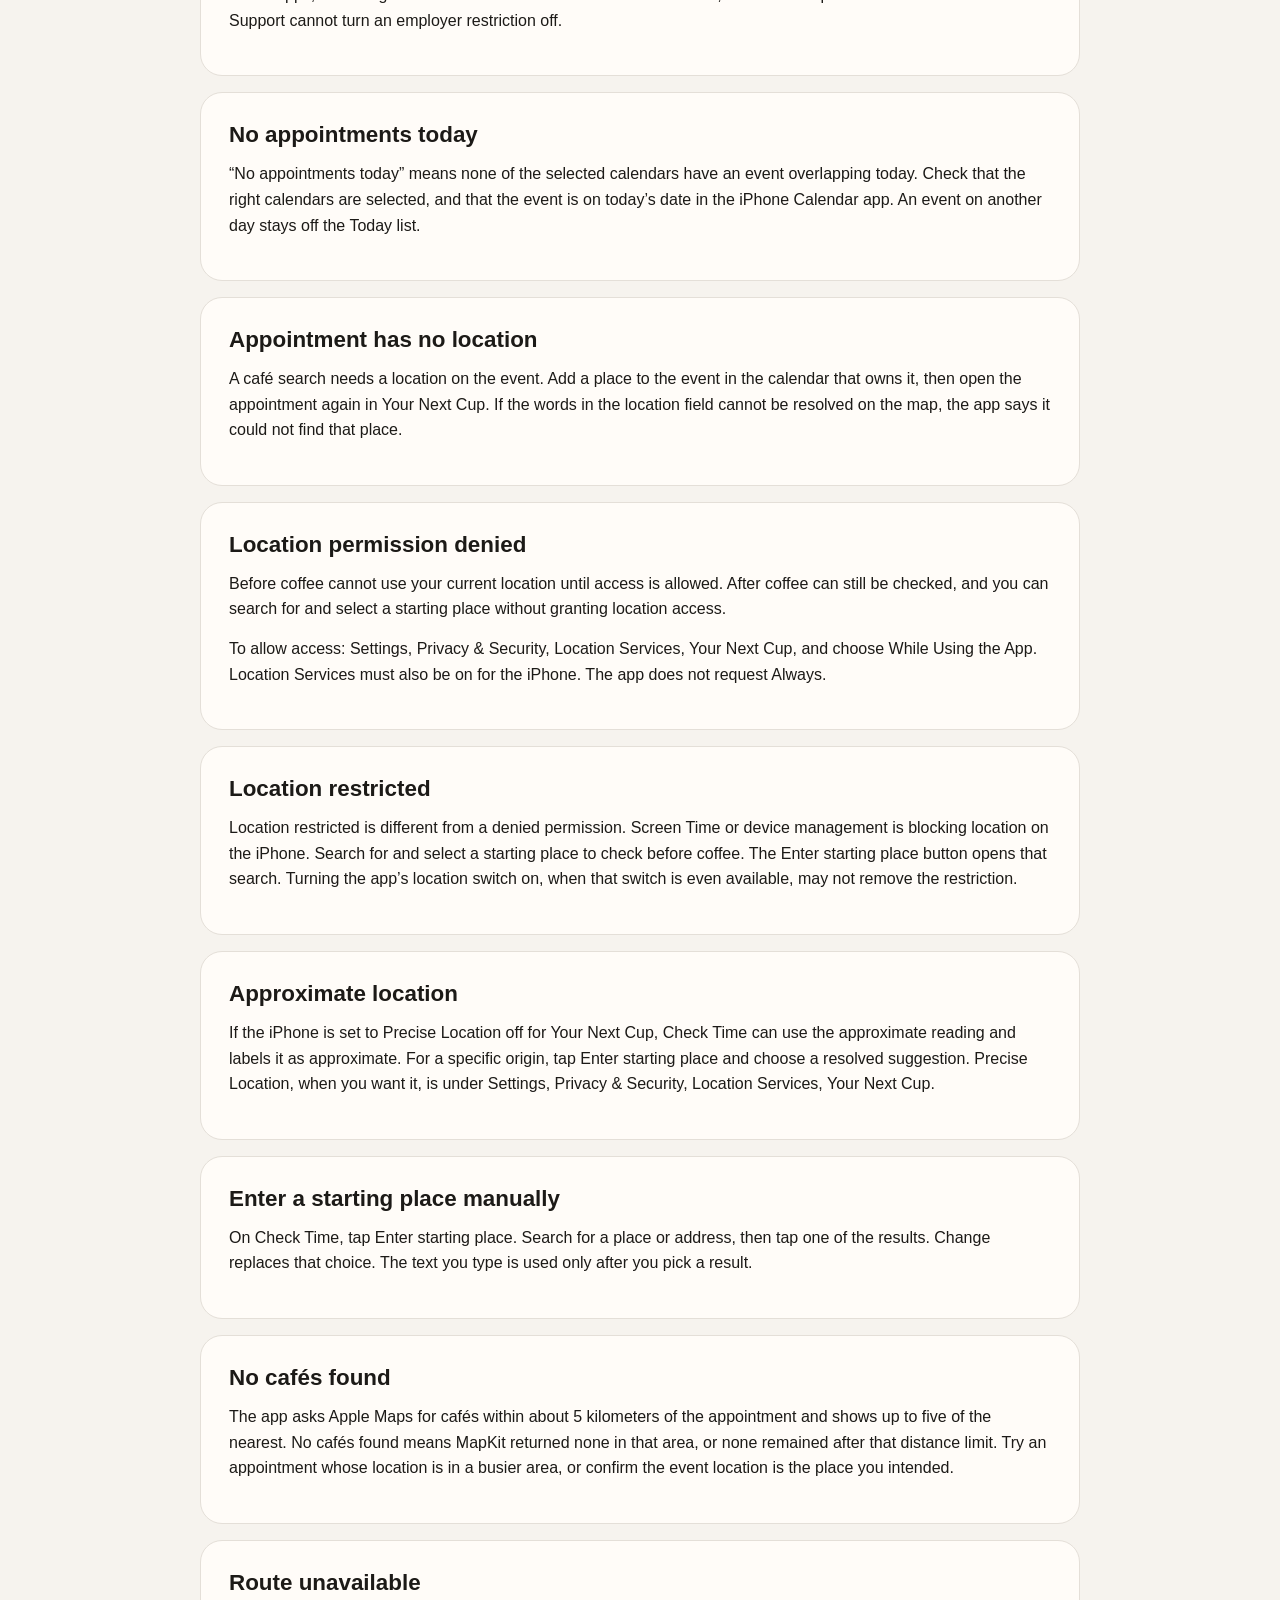
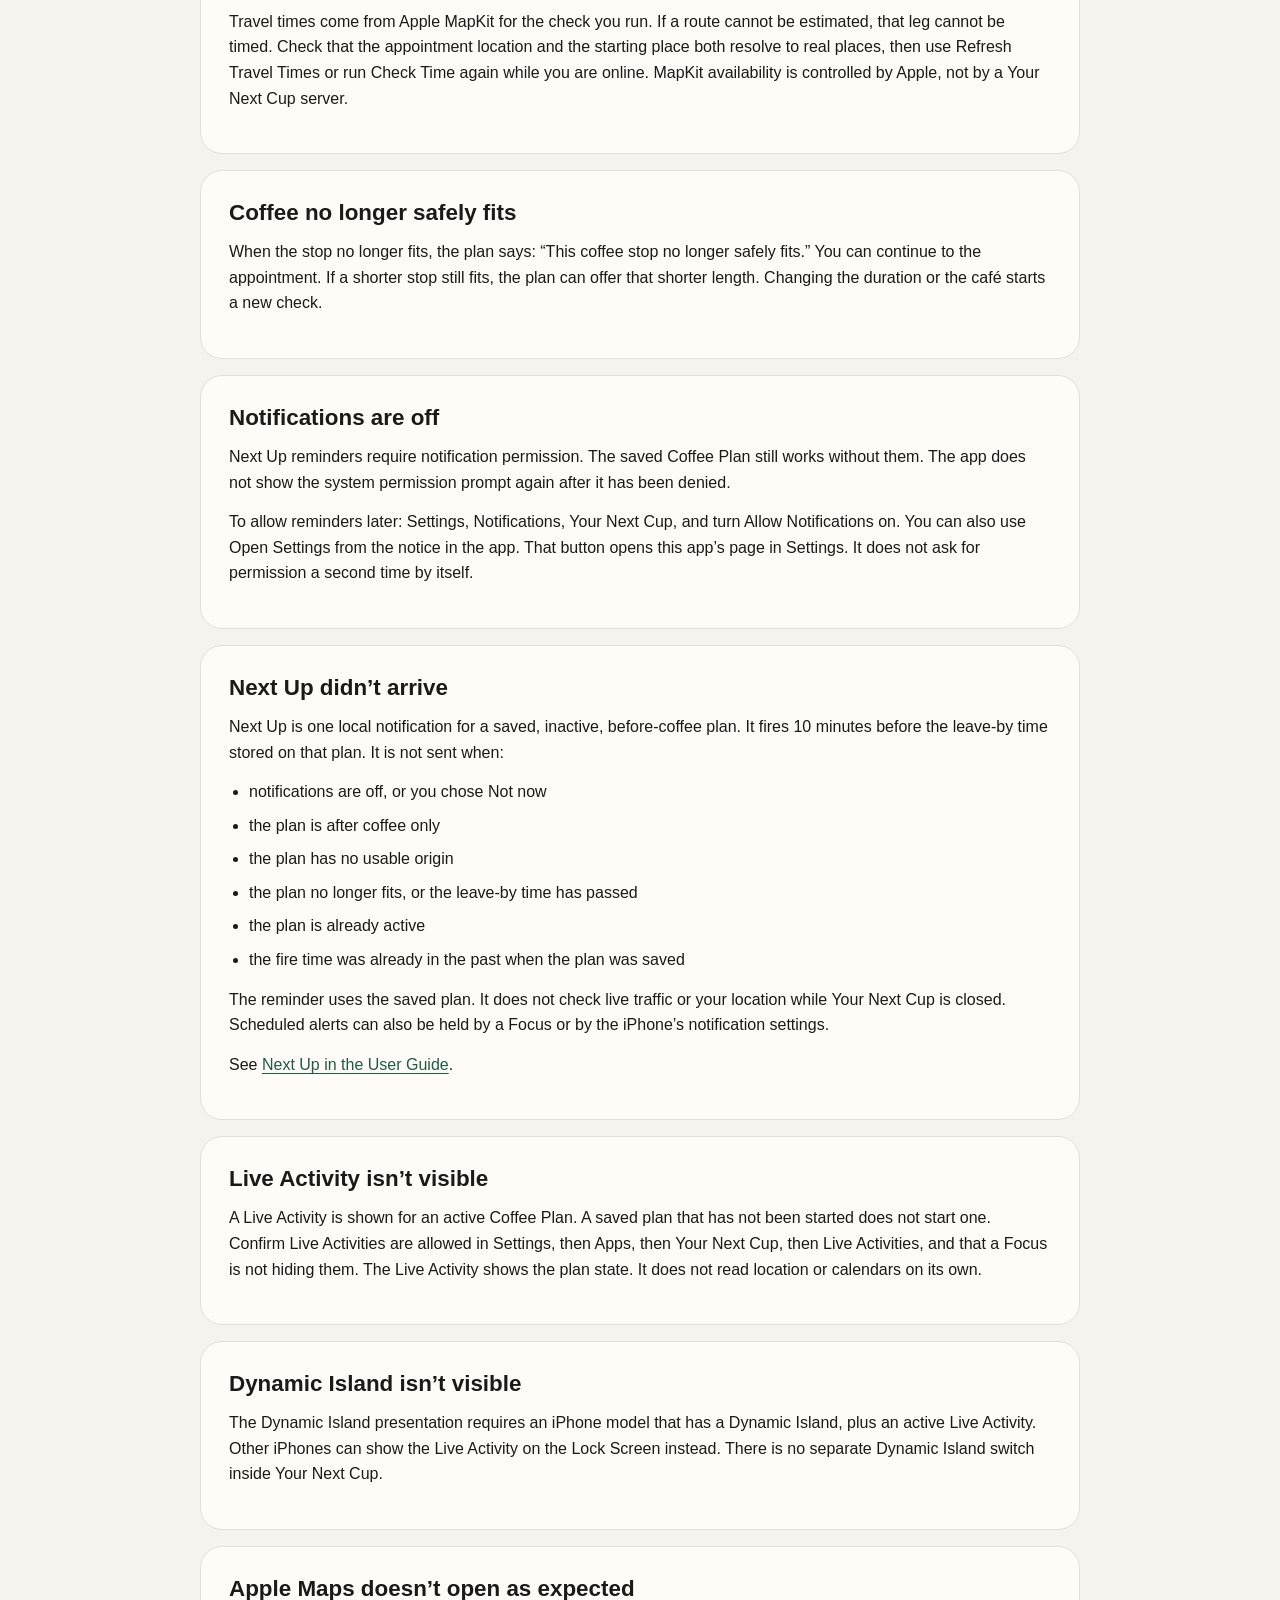
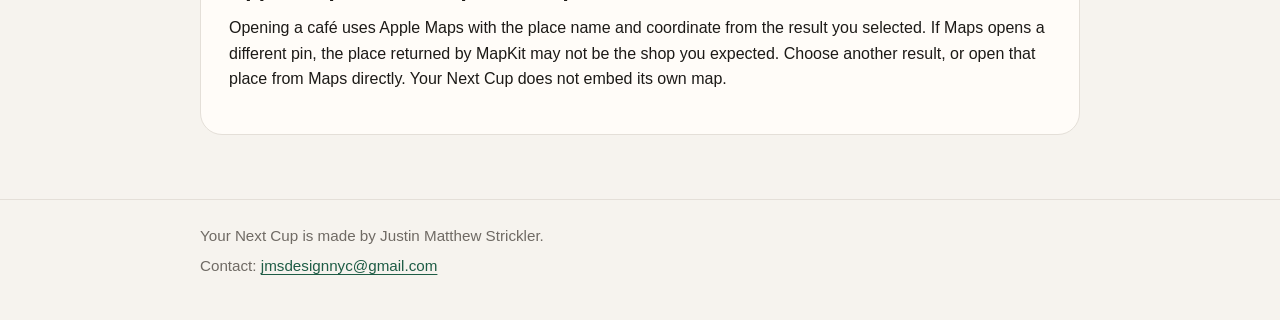
<file: support/index.html>
<!doctype html>
<html lang="en">
  <head>
    <meta charset="utf-8">
    <meta name="viewport" content="width=device-width, initial-scale=1">
    <title>Support | Your Next Cup</title>
    <meta name="description" content="Support for Your Next Cup. Help with calendars, location, routes, notifications, and Live Activities.">
    <meta property="og:title" content="Support | Your Next Cup">
    <meta property="og:description" content="Contact and troubleshooting for Your Next Cup.">
    <meta property="og:type" content="article">
    <meta property="og:url" content="https://jstrick428.github.io/your-next-cup/support/">
    <link rel="canonical" href="https://jstrick428.github.io/your-next-cup/support/">
    <link rel="stylesheet" href="../assets/styles.css">
  </head>
  <body>
    <a class="skip" href="#content">Skip to content</a>
    <header class="site-header">
      <nav class="nav" aria-label="Primary">
        <a class="brand" href="../">Your Next Cup</a>
        <div class="nav-links">
          <a href="../">Home</a>
          <a href="../guide/">User Guide</a>
          <a href="../privacy/">Privacy</a>
          <a href="./" aria-current="page">Support</a>
        </div>
      </nav>
    </header>

    <main id="content">
      <section class="hero">
        <p class="eyebrow">Support</p>
        <h1>Your Next Cup Support</h1>
        <p class="lede">Help with calendars, coffee timing, location, and reminders.</p>
        <div class="actions">
          <a class="button" href="mailto:jmsdesignnyc@gmail.com">Email Support</a>
          <a class="button secondary" href="../guide/">User Guide</a>
          <a class="button secondary" href="../privacy/">Privacy Policy</a>
        </div>
      </section>

      <section class="section">
        <h2>Contact</h2>
        <p>Justin Matthew Strickler<br>
        <a href="mailto:jmsdesignnyc@gmail.com">jmsdesignnyc@gmail.com</a></p>
        <p class="meta">Email is the support channel. This page does not open a chat or a developer account.</p>
      </section>

      <section class="section" id="calendar-missing">
        <h2>My calendar isn’t showing</h2>
        <p>Your Next Cup reads calendars that the iPhone Calendar app can already see. In Your Next Cup, open Calendars and confirm the calendar is turned on.</p>
        <p>If the app says calendar access is off, choose Full Access in Settings, then Apps, then Your Next Cup, then Calendars. You can also open Settings, then Privacy &amp; Security, then Calendars, then Your Next Cup, and choose Full Access.</p>
        <p>If access is restricted by Screen Time or device management, the permission switch may not be available. Your Next Cup cannot override that restriction.</p>
        <p>If the iPhone has no calendars, add an account in Settings, Apps, Calendar, Calendar Accounts, and turn Calendars on for that account. More detail is in the <a href="../guide/#calendar-access">User Guide</a>.</p>
      </section>

      <section class="section" id="google">
        <h2>Google calendar isn’t showing</h2>
        <p>Signing in to the Google Calendar app is not enough. Add the Google account to the iPhone Calendar app and enable Calendars:</p>
        <ol>
          <li>Open Settings.</li>
          <li>Open Apps, then Calendar. On older iOS versions, open Calendar from the main Settings list.</li>
          <li>Open Calendar Accounts and add the Google account if it is missing.</li>
          <li>Turn Calendars on for that account.</li>
          <li>Return to Your Next Cup and include that calendar.</li>
        </ol>
        <p>Confirm the events also appear in Apple’s Calendar app. If they do not, Your Next Cup cannot see them either.</p>
      </section>

      <section class="section" id="outlook">
        <h2>Outlook/work calendar isn’t showing</h2>
        <p>Outlook.com and Microsoft 365 use the same requirement. The account must be enabled for Calendar in the iPhone Calendar app. The Outlook app by itself does not supply events to Your Next Cup.</p>
        <p>Use Settings, Apps, Calendar, Calendar Accounts. If the organization blocks the account, disables calendar for native apps, or manages the iPhone so the account cannot be added, Your Next Cup cannot read that calendar. Support cannot turn an employer restriction off.</p>
      </section>

      <section class="section" id="no-appointments">
        <h2>No appointments today</h2>
        <p>“No appointments today” means none of the selected calendars have an event overlapping today. Check that the right calendars are selected, and that the event is on today’s date in the iPhone Calendar app. An event on another day stays off the Today list.</p>
      </section>

      <section class="section" id="no-location">
        <h2>Appointment has no location</h2>
        <p>A café search needs a location on the event. Add a place to the event in the calendar that owns it, then open the appointment again in Your Next Cup. If the words in the location field cannot be resolved on the map, the app says it could not find that place.</p>
      </section>

      <section class="section" id="location-denied">
        <h2>Location permission denied</h2>
        <p>Before coffee cannot use your current location until access is allowed. After coffee can still be checked, and you can search for and select a starting place without granting location access.</p>
        <p>To allow access: Settings, Privacy &amp; Security, Location Services, Your Next Cup, and choose While Using the App. Location Services must also be on for the iPhone. The app does not request Always.</p>
      </section>

      <section class="section" id="location-restricted">
        <h2>Location restricted</h2>
        <p>Location restricted is different from a denied permission. Screen Time or device management is blocking location on the iPhone. Search for and select a starting place to check before coffee. The Enter starting place button opens that search. Turning the app’s location switch on, when that switch is even available, may not remove the restriction.</p>
      </section>

      <section class="section" id="approximate">
        <h2>Approximate location</h2>
        <p>If the iPhone is set to Precise Location off for Your Next Cup, Check Time can use the approximate reading and labels it as approximate. For a specific origin, tap Enter starting place and choose a resolved suggestion. Precise Location, when you want it, is under Settings, Privacy &amp; Security, Location Services, Your Next Cup.</p>
      </section>

      <section class="section" id="manual-origin">
        <h2>Enter a starting place manually</h2>
        <p>On Check Time, tap Enter starting place. Search for a place or address, then tap one of the results. Change replaces that choice. The text you type is used only after you pick a result.</p>
      </section>

      <section class="section" id="no-cafes">
        <h2>No cafés found</h2>
        <p>The app asks Apple Maps for cafés within about 5 kilometers of the appointment and shows up to five of the nearest. No cafés found means MapKit returned none in that area, or none remained after that distance limit. Try an appointment whose location is in a busier area, or confirm the event location is the place you intended.</p>
      </section>

      <section class="section" id="route">
        <h2>Route unavailable</h2>
        <p>Travel times come from Apple MapKit for the check you run. If a route cannot be estimated, that leg cannot be timed. Check that the appointment location and the starting place both resolve to real places, then use Refresh Travel Times or run Check Time again while you are online. MapKit availability is controlled by Apple, not by a Your Next Cup server.</p>
      </section>

      <section class="section" id="no-longer-fits">
        <h2>Coffee no longer safely fits</h2>
        <p>When the stop no longer fits, the plan says: “This coffee stop no longer safely fits.” You can continue to the appointment. If a shorter stop still fits, the plan can offer that shorter length. Changing the duration or the café starts a new check.</p>
      </section>

      <section class="section" id="notifications-off">
        <h2>Notifications are off</h2>
        <p>Next Up reminders require notification permission. The saved Coffee Plan still works without them. The app does not show the system permission prompt again after it has been denied.</p>
        <p>To allow reminders later: Settings, Notifications, Your Next Cup, and turn Allow Notifications on. You can also use Open Settings from the notice in the app. That button opens this app’s page in Settings. It does not ask for permission a second time by itself.</p>
      </section>

      <section class="section" id="next-up">
        <h2>Next Up didn’t arrive</h2>
        <p>Next Up is one local notification for a saved, inactive, before-coffee plan. It fires 10 minutes before the leave-by time stored on that plan. It is not sent when:</p>
        <ul>
          <li>notifications are off, or you chose Not now</li>
          <li>the plan is after coffee only</li>
          <li>the plan has no usable origin</li>
          <li>the plan no longer fits, or the leave-by time has passed</li>
          <li>the plan is already active</li>
          <li>the fire time was already in the past when the plan was saved</li>
        </ul>
        <p>The reminder uses the saved plan. It does not check live traffic or your location while Your Next Cup is closed. Scheduled alerts can also be held by a Focus or by the iPhone’s notification settings.</p>
        <p>See <a href="../guide/#next-up">Next Up in the User Guide</a>.</p>
      </section>

      <section class="section" id="live-activity">
        <h2>Live Activity isn’t visible</h2>
        <p>A Live Activity is shown for an active Coffee Plan. A saved plan that has not been started does not start one. Confirm Live Activities are allowed in Settings, then Apps, then Your Next Cup, then Live Activities, and that a Focus is not hiding them. The Live Activity shows the plan state. It does not read location or calendars on its own.</p>
      </section>

      <section class="section" id="dynamic-island">
        <h2>Dynamic Island isn’t visible</h2>
        <p>The Dynamic Island presentation requires an iPhone model that has a Dynamic Island, plus an active Live Activity. Other iPhones can show the Live Activity on the Lock Screen instead. There is no separate Dynamic Island switch inside Your Next Cup.</p>
      </section>

      <section class="section" id="apple-maps">
        <h2>Apple Maps doesn’t open as expected</h2>
        <p>Opening a café uses Apple Maps with the place name and coordinate from the result you selected. If Maps opens a different pin, the place returned by MapKit may not be the shop you expected. Choose another result, or open that place from Maps directly. Your Next Cup does not embed its own map.</p>
      </section>
    </main>

    <footer class="site-footer">
      <div class="footer-inner">
        <p>Your Next Cup is made by Justin Matthew Strickler.</p>
        <p>Contact: <a href="mailto:jmsdesignnyc@gmail.com">jmsdesignnyc@gmail.com</a></p>
      </div>
    </footer>
  </body>
</html>
</file>
<file: assets/styles.css>
:root {
  color-scheme: light;
  --bg: #f6f3ee;
  --surface: #fffcf8;
  --surface-soft: #f3efe6;
  --text: #1c1a17;
  --muted: #6f6a64;
  --border: #e4dfd8;
  --accent: #1e5c45;
  --accent-strong: #164836;
  --on-accent: #f7f5f2;
  --shadow: 0 18px 48px rgba(28, 26, 23, 0.06);
  --focus: rgba(30, 92, 69, 0.4);
}

@media (prefers-color-scheme: dark) {
  :root {
    color-scheme: dark;
    --bg: #100e0c;
    --surface: #1c1a17;
    --surface-soft: #2a2622;
    --text: #f7f5f2;
    --muted: #b7b1a8;
    --border: #3a3632;
    --accent: #8ed4b0;
    --accent-strong: #b7ead2;
    --on-accent: #10281e;
    --shadow: 0 18px 48px rgba(0, 0, 0, 0.28);
    --focus: rgba(142, 212, 176, 0.55);
  }
}

* {
  box-sizing: border-box;
}

html {
  font-size: 16px;
  scroll-behavior: smooth;
}

body {
  margin: 0;
  background: var(--bg);
  color: var(--text);
  font-family: -apple-system, BlinkMacSystemFont, "Segoe UI", sans-serif;
  line-height: 1.6;
}

a {
  color: var(--accent);
  text-decoration-thickness: 0.08em;
  text-underline-offset: 0.18em;
}

a:hover {
  color: var(--accent-strong);
}

a:focus-visible {
  outline: 3px solid var(--focus);
  outline-offset: 3px;
  border-radius: 6px;
}

.skip {
  position: absolute;
  left: 16px;
  top: 8px;
  transform: translateY(-140%);
  background: var(--accent);
  color: var(--on-accent);
  padding: 10px 14px;
  border-radius: 10px;
  font-weight: 700;
  text-decoration: none;
  z-index: 2;
}

.skip:focus {
  transform: none;
}

.site-header {
  border-bottom: 1px solid var(--border);
  background: color-mix(in srgb, var(--bg) 88%, transparent);
  position: sticky;
  top: 0;
}

.nav {
  width: min(100%, 920px);
  margin: 0 auto;
  padding: 16px 20px;
  display: flex;
  align-items: center;
  justify-content: space-between;
  gap: 16px;
}

.brand {
  color: var(--text);
  font-weight: 700;
  text-decoration: none;
}

.nav-links {
  display: flex;
  gap: 16px;
  flex-wrap: wrap;
}

.nav-links a {
  color: var(--muted);
  font-weight: 600;
  text-decoration: none;
  min-height: 44px;
  display: inline-flex;
  align-items: center;
}

.nav-links a[aria-current="page"] {
  color: var(--text);
}

main {
  width: min(100%, 920px);
  margin: 0 auto;
  padding: 40px 20px 64px;
}

.hero,
.card,
.section {
  background: var(--surface);
  border: 1px solid var(--border);
  border-radius: 22px;
}

.hero {
  padding: 36px;
  box-shadow: var(--shadow);
}

.eyebrow {
  margin: 0 0 10px;
  color: var(--accent);
  font-size: 0.85rem;
  font-weight: 700;
  letter-spacing: 0.04em;
  text-transform: uppercase;
}

h1 {
  margin: 0 0 14px;
  font-size: clamp(2rem, 6vw, 3.4rem);
  line-height: 1.08;
  letter-spacing: -0.02em;
}

h2 {
  margin: 0 0 12px;
  font-size: 1.4rem;
  line-height: 1.25;
  scroll-margin-top: 88px;
}

h3 {
  margin: 18px 0 8px;
  font-size: 1.05rem;
}

p,
li {
  overflow-wrap: anywhere;
}

p {
  margin: 0 0 14px;
}

.lede {
  max-width: 40rem;
  color: var(--muted);
  font-size: 1.12rem;
}

.actions {
  display: flex;
  gap: 12px;
  flex-wrap: wrap;
  margin-top: 24px;
}

.button {
  display: inline-flex;
  align-items: center;
  justify-content: center;
  min-height: 44px;
  padding: 10px 16px;
  border-radius: 16px;
  background: var(--accent);
  color: var(--on-accent);
  font-weight: 700;
  text-decoration: none;
}

.button:hover {
  color: var(--on-accent);
  background: var(--accent-strong);
}

.button.secondary {
  background: var(--surface-soft);
  color: var(--text);
  border: 1px solid var(--border);
}

.button.secondary:hover {
  color: var(--text);
}

.grid {
  display: grid;
  grid-template-columns: repeat(3, minmax(0, 1fr));
  gap: 16px;
  margin-top: 20px;
}

.card {
  padding: 22px;
}

.section {
  margin-top: 16px;
  padding: 28px;
}

.section ul,
.section ol {
  margin: 0 0 14px;
  padding-left: 1.25rem;
}

.section li + li {
  margin-top: 8px;
}

.toc {
  columns: 2;
  margin: 0;
  padding-left: 1.25rem;
}

.toc a {
  text-decoration: none;
}

.meta {
  color: var(--muted);
  font-size: 0.95rem;
}

.site-footer {
  border-top: 1px solid var(--border);
}

.footer-inner {
  width: min(100%, 920px);
  margin: 0 auto;
  padding: 24px 20px 36px;
  color: var(--muted);
  font-size: 0.95rem;
}

.footer-inner p {
  margin: 0 0 6px;
}

@media (max-width: 760px) {
  .nav {
    align-items: flex-start;
    flex-direction: column;
  }

  .hero,
  .section,
  .card {
    padding: 22px;
    border-radius: 18px;
  }

  .grid,
  .toc {
    columns: 1;
    grid-template-columns: 1fr;
  }
}
</file>
